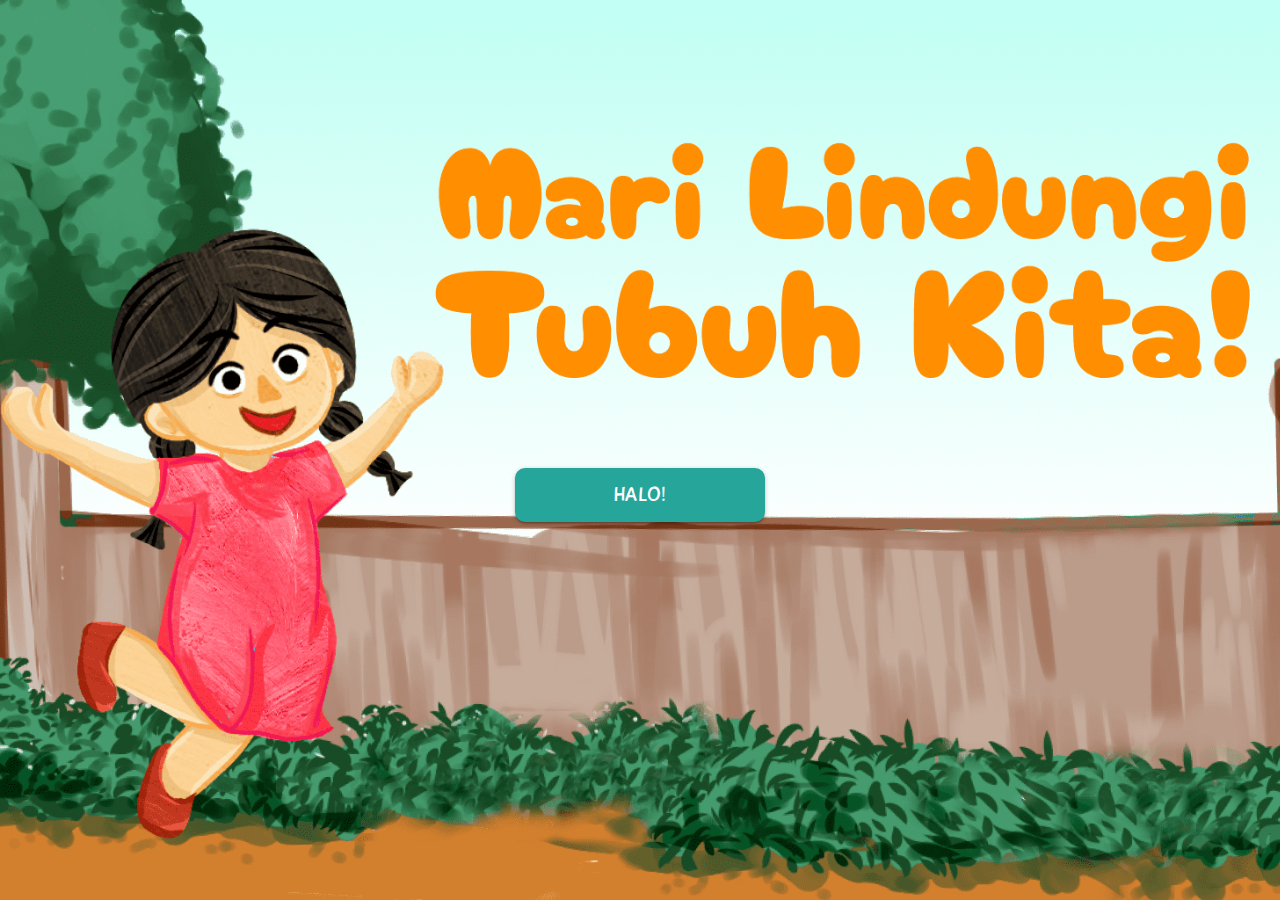
<file: index.html>
<!DOCTYPE html>
<html lang="en">
<head>
  <meta http-equiv="Content-Type" content="text/html; charset=UTF-8"/>
  <meta name="viewport" content="width=device-width, initial-scale=1, maximum-scale=1.0"/>
  <title>Mari Lindungi Tubuh Kita</title>

  <!-- CSS  -->
  <link href="https://fonts.googleapis.com/icon?family=Material+Icons" rel="stylesheet">
  <link href="css/materialize.css" type="text/css" rel="stylesheet" media="screen,projection"/>
    
    <style>
        
        @font-face {
  font-family: cuby;
  src: url(../CherryBomb-Regular.otf);
 }

 @font-face {
  font-family: plalytime;
  src: url(../playtime.ttf);
 }


 @font-face {
  font-family: playtimeObli;
  src: url(../PlaytimeOblique.ttf);
 }

 @font-face {
  font-family: todies;
  src: url(../PlaytimeWithHotToddies3D.ttf);
 }

        
        .mycontent {
          width: 100vw;
          max-width: 100%
        }
        .button {
          top: 55%;
          left: 50%;
          width: 250px;
            border-radius: 10px;
            
          font-size: 20px;
          transform: translate(-50%, -50%);
          position: absolute;
          padding: 0 .6em;
        }

        .topcontent {
          height: 100vh;
          max-width: 100%;
          background: url("img/cover-pc.png");
          background-size: cover;
        }

        /* irrelevant starts here CSS */

        body {
          max-width: 100%;
          padding: 0;
          margin: 0 auto;
          color: #999;
        }
        
        body::-webkit-scrollbar {
          width: 0;
          height: 0;
        }
        
        
        @media only screen and (min-width: 1024px) {
        /* For desktop: */
            .pc {
                display: block;
            }
            .mobile {
                display: none;
            }
            
            .topcontent {
          height: 100vh;
          max-width: 100%;
          background: url("img/cover-pc.png");
          background-size: cover;
        }
            
         }
        
        @media only screen and (max-width: 1023px) {
        /* For mobile: */
            .pc {
                display: none;
            }
            
            .mobile {
                display: block;
            }
            
            .topcontent {
              height: 100vh;
              max-width: 100%;
              background: url("img/cover-hp.png");
              background-size: cover;
            }
            
            h1 {
                top: 15%;
                left: 50%;
                font-family:cuby;
                  transform: translate(-50%, -50%);
                  position: absolute;
                color: #FF8E01;
            }
            
            .button {
              top: 45%;
              left: 50%;
              width: 250px;
              border-radius: 10px;
              font-size: 20px;
              transform: translate(-50%, -50%);
              position: absolute;
              padding: 0 .6em;
            }
            
         }
        
    </style>
</head>
<body>


     <div class="mycontent pc">
        <div class="topcontent">
          <a class="waves-effect waves-light btn-large button" style="font-family: plalytime;" href="dashboard.html">Halo!</a>
        </div>
     </div>
    
    <div class="mycontent mobile">
        <div class="topcontent">
          <center>
            <h1>Mari Lindungi <br> Tubuh Kita!</h1>
            <a class="waves-effect waves-light btn-large button" style="font-family: plalytime;" href="dashboard.html">Halo!</a>
            </center>      
            
        </div>
     </div>
        


  <!--  Scripts-->
  <script src="https://code.jquery.com/jquery-2.1.1.min.js"></script>
  <script src="js/materialize.js"></script>
  <script src="js/init.js"></script>

  </body>
</html>
</file>
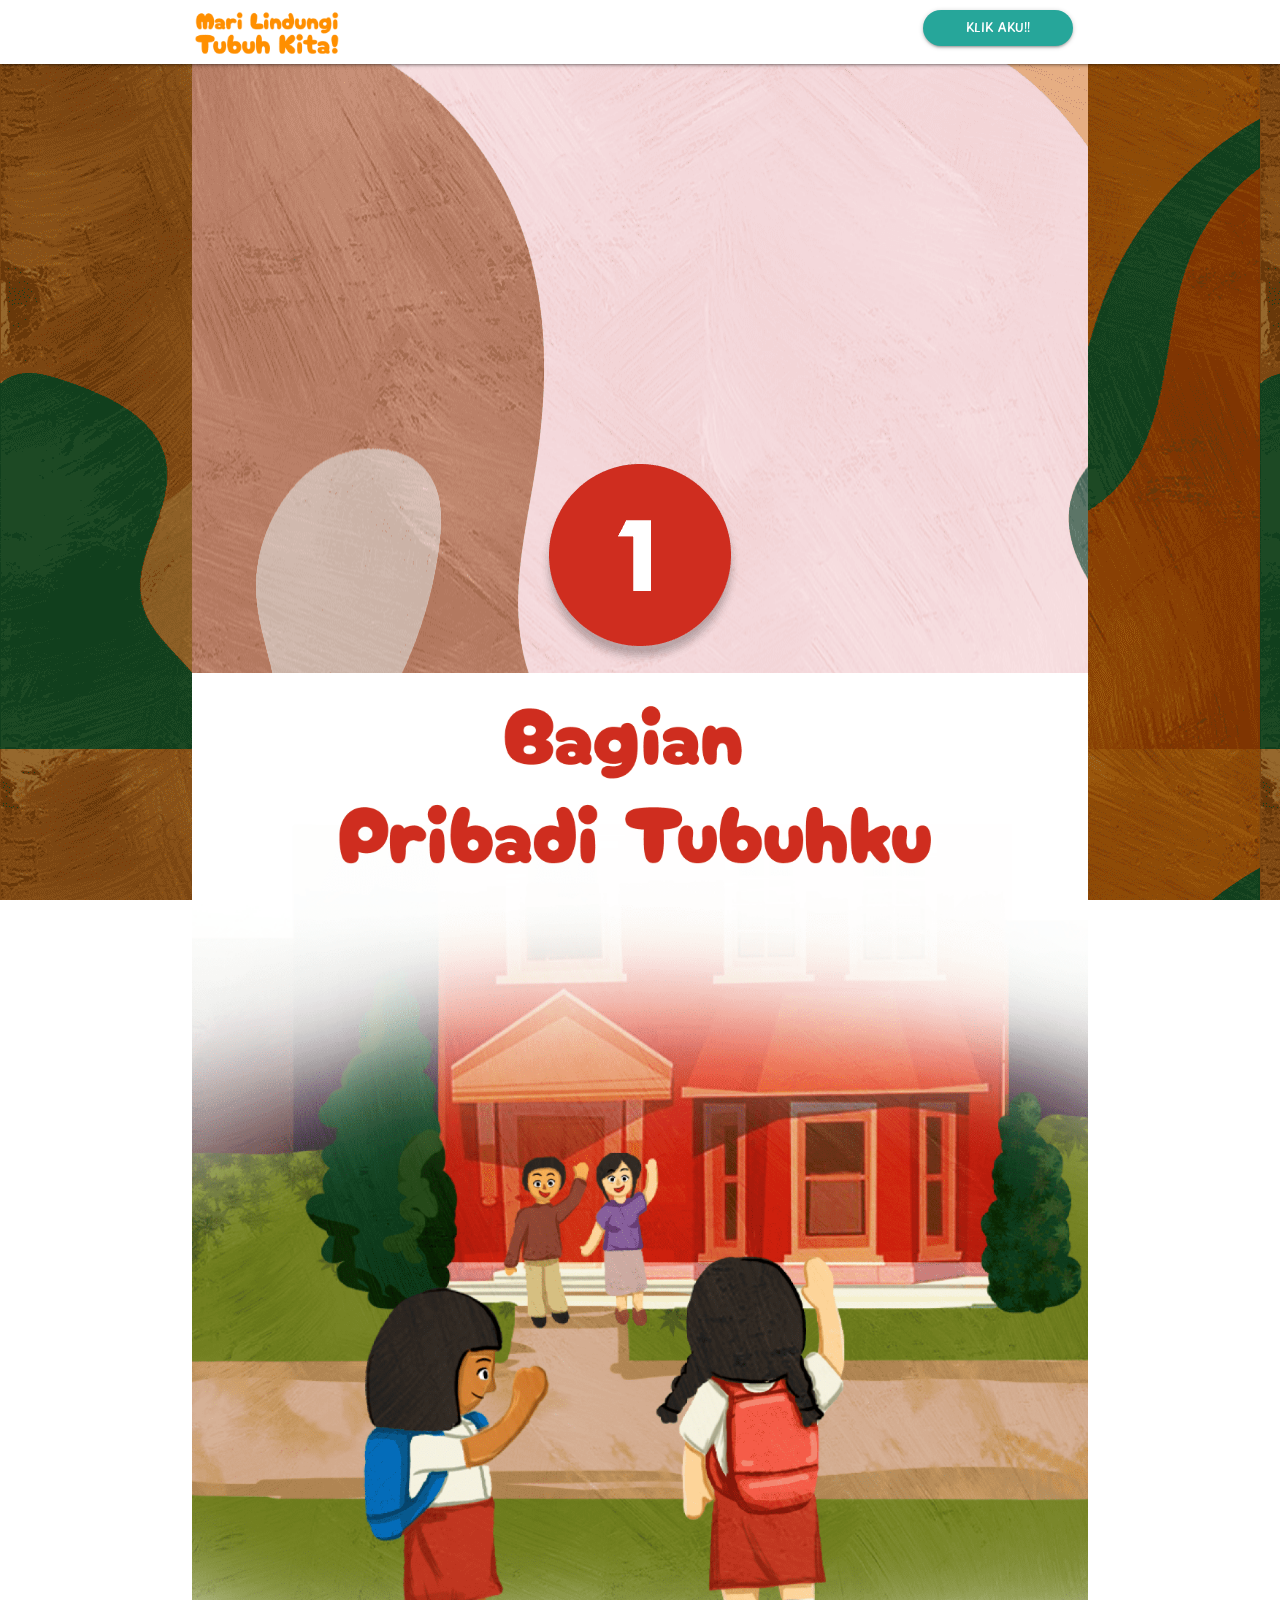
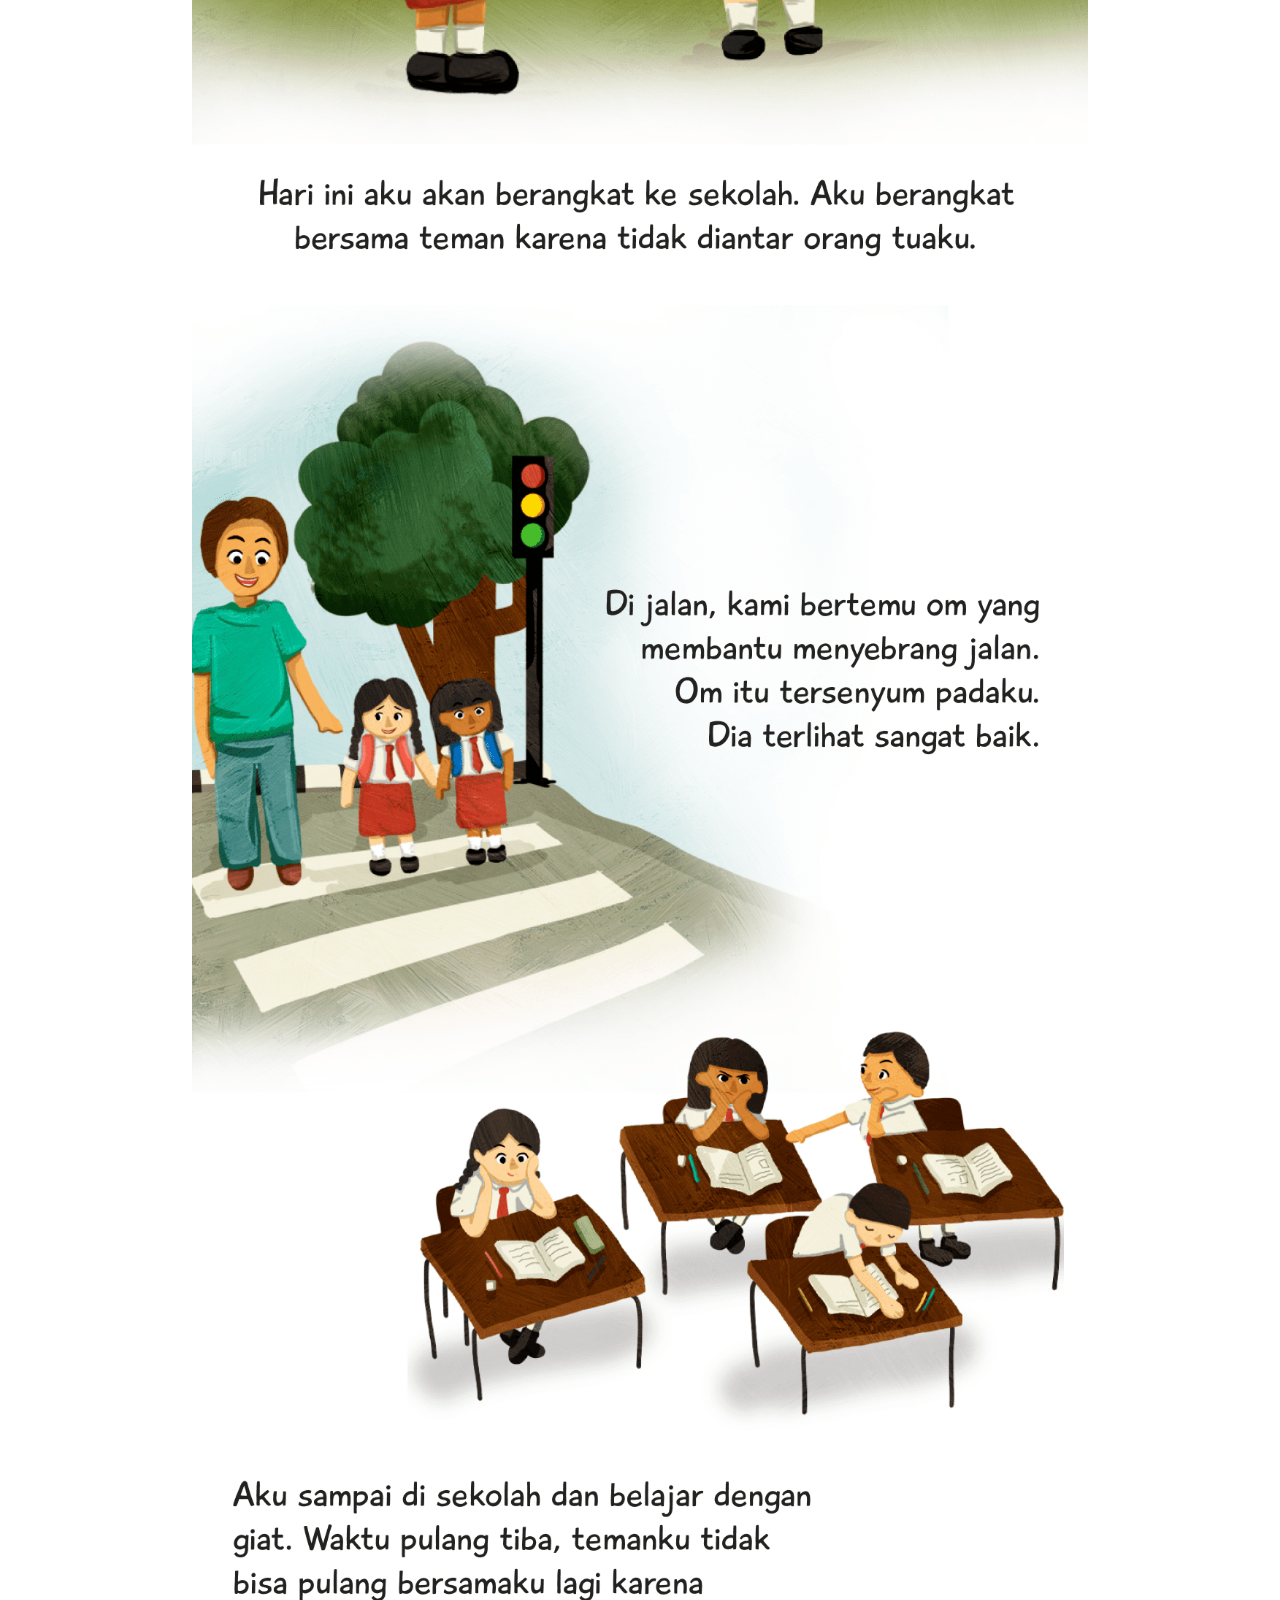
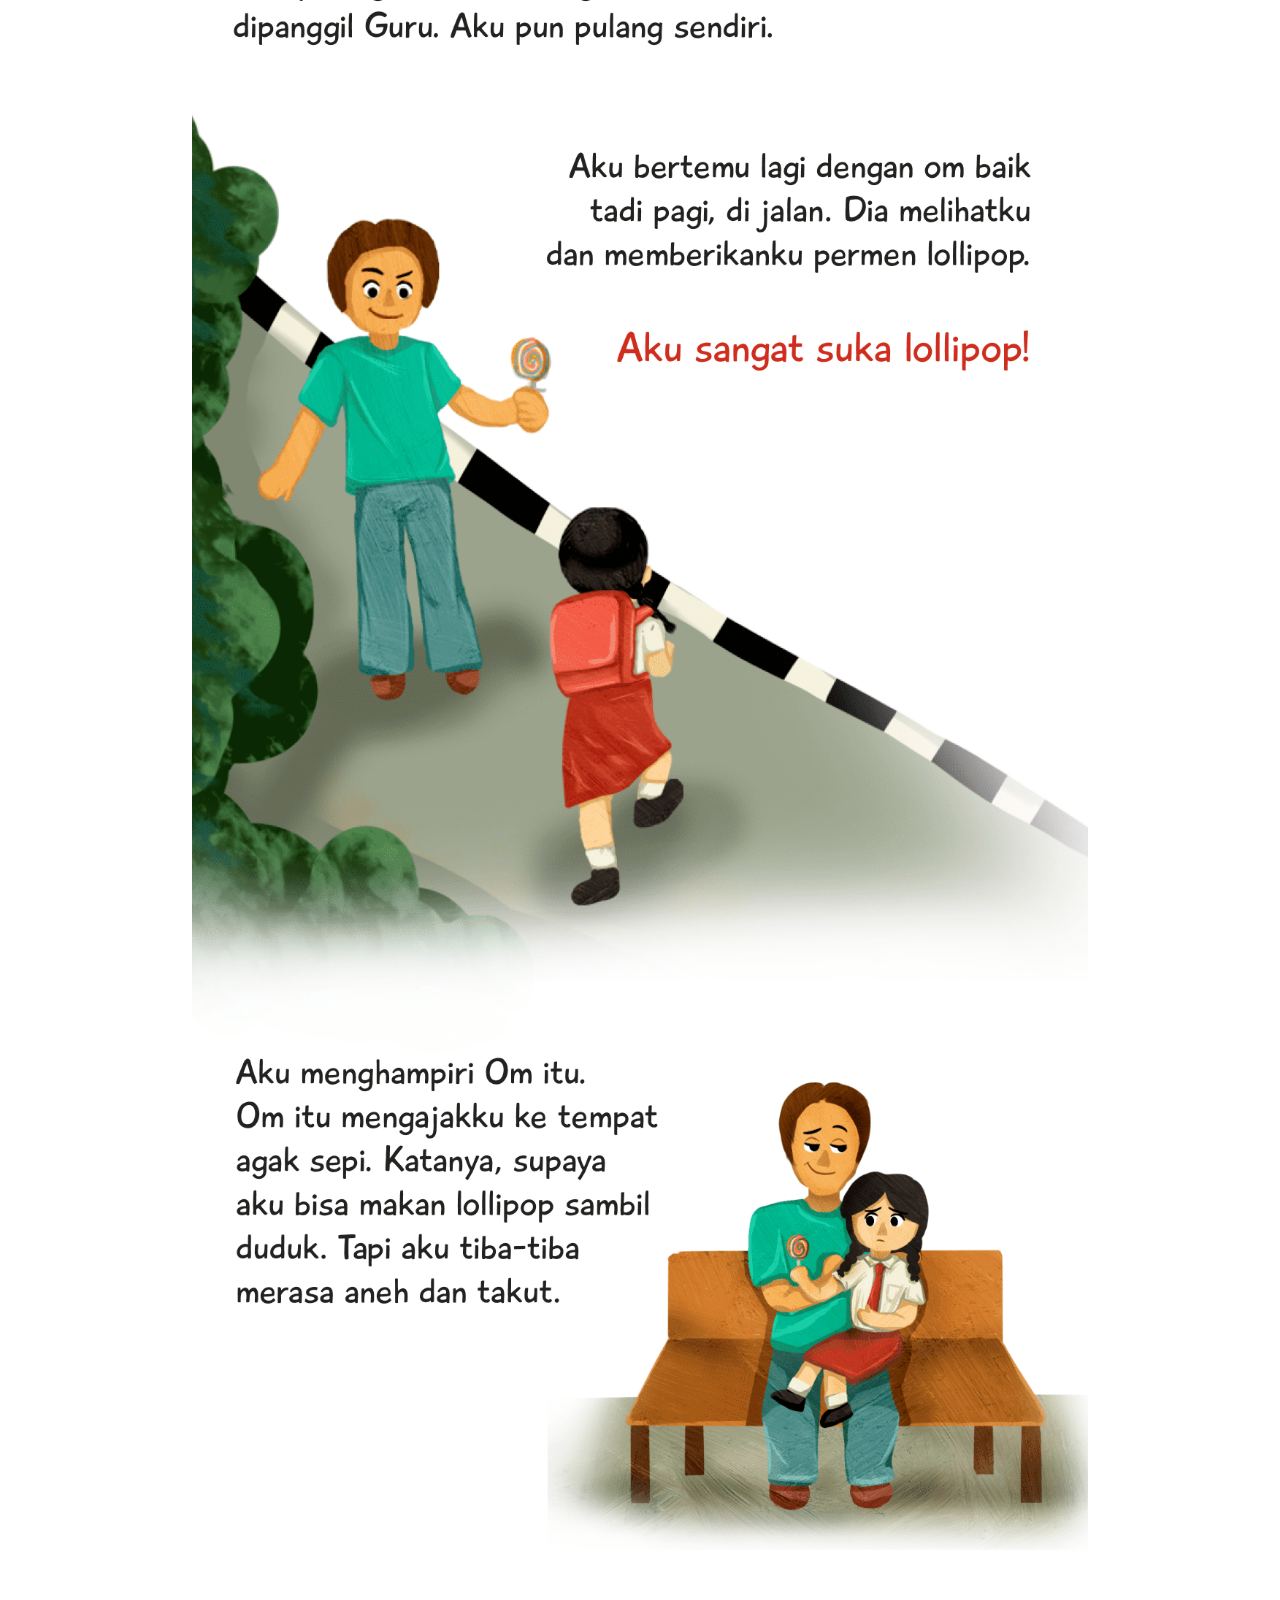
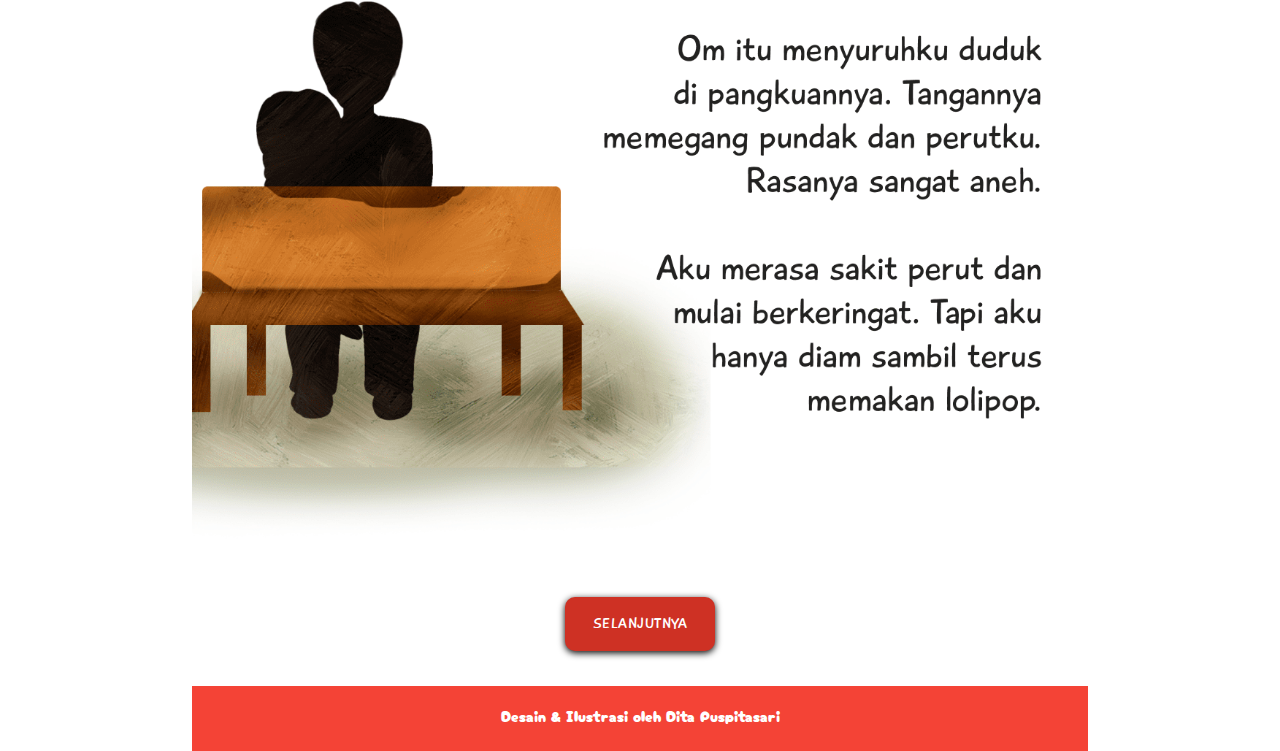
<file: cp1.html>
<!DOCTYPE html>
<html lang="en">
<head>
  <meta http-equiv="Content-Type" content="text/html; charset=UTF-8"/>
  <meta name="viewport" content="width=device-width, initial-scale=1, maximum-scale=1.0"/>
  <title>Mari Lindungi Tubuh Kita</title>

  <!-- CSS  -->
  <link href="https://fonts.googleapis.com/icon?family=Material+Icons" rel="stylesheet">
  <link href="css/materialize.css" type="text/css" rel="stylesheet" media="screen,projection"/>
  <link href="css/style.css" type="text/css" rel="stylesheet" media="screen,projection"/>
    
    <style>
        
        @media only screen and (min-width: 1023px) {
         .navbar-fixed img {
                width: 150px;
            } 
            
            nav .button {
              border-radius: 30px;
              width: 150px;
              font-family: plalytime;
                margin-top: -10px !important;
             }
        }
        
        @media only screen and (max-width: 1023px) {
            
            .navbar {
                height: 70px;
            }
            
            .navbar-fixed img {
                width: 150px;
            }
            
            .brand-logo {
                text-align: left !important;
            }
            
             nav .button {
              border-radius: 30px;
              width: 150px;
              font-family: plalytime;
                margin-top: 10px !important;
             }
            
        }
    </style>
</head>
<body>

  <div class="navbar-fixed">
    <nav class="white navbar" role="navigation">
      <div class="nav-wrapper container"><a id="logo-container" href="dashboard.html">
        <img src="img/logoo 1.png" alt="">
      </a>
        <ul class="right">
          <li><a class="waves-effect waves-light btn button" href="qna.html">Klik Aku!!</a></li>
        </ul>
      </div>
    </nav>
  </div>

  


  <!-- Body Section -->
<div class="container">
  <div class="section no-pad-bot awalan" id="index-banner">
    <div class="container">
      <center>
        <img src="img/Group 19.png" alt="">
      </center>
    </div>
  </div>

    <div class="section bagian-tubuh-kita">
      <center>
        <img src="img/cp1.png" alt="">
          <div class="row">
              <div class="col s12">
                <a class="waves-effect waves-light btn-large" style="background: #CE3124; font-family: plalytime; border-radius: 10px; box-shadow: 0px 2px 7px #000;" href="cp2.html">Selanjutnya</a>
              </div>
            </div>
      </center>
    </div>
<!-- 
    <div class="section">
      <div class="row">
        <div class="col s12 m4">
          <div class="icon-block">
            <h2 class="center light-blue-text"><i class="material-icons">flash_on</i></h2>
            <h5 class="center">Speeds up development</h5>

            <p class="light">We did most of the heavy lifting for you to provide a default stylings that incorporate our custom components. Additionally, we refined animations and transitions to provide a smoother experience for developers.</p>
          </div>
        </div>

        <div class="col s12 m4">
          <div class="icon-block">
            <h2 class="center light-blue-text"><i class="material-icons">group</i></h2>
            <h5 class="center">User Experience Focused</h5>

            <p class="light">By utilizing elements and principles of Material Design, we were able to create a framework that incorporates components and animations that provide more feedback to users. Additionally, a single underlying responsive system across all platforms allow for a more unified user experience.</p>
          </div>
        </div>

        <div class="col s12 m4">
          <div class="icon-block">
            <h2 class="center light-blue-text"><i class="material-icons">settings</i></h2>
            <h5 class="center">Easy to work with</h5>

            <p class="light">We have provided detailed documentation as well as specific code examples to help new users get started. We are also always open to feedback and can answer any questions a user may have about Materialize.</p>
          </div>
        </div>
      </div>

    </div> -->
  <footer class="page-footer red">
    <div class="container">
        <a href="ttg.html" style="font-family: cuby; color:#fff;">
      <center>
        Desain & Ilustrasi oleh Dita Puspitasari 
      </center>
      </a>
    </div>
    <br>
  </footer>
</div>


  <!--  Scripts-->
  <script src="https://code.jquery.com/jquery-2.1.1.min.js"></script>
  <script src="js/materialize.js"></script>
  <script src="js/init.js"></script>
  <script>
    document.addEventListener('DOMContentLoaded', function() {
    var elems = document.querySelectorAll('.materialboxed');
    var instances = M.Materialbox.init(elems, options);
  });

  // Or with jQuery

  $(document).ready(function(){
    $('.materialboxed').materialbox();
  });
        
  </script>

  </body>
</html>
</file>
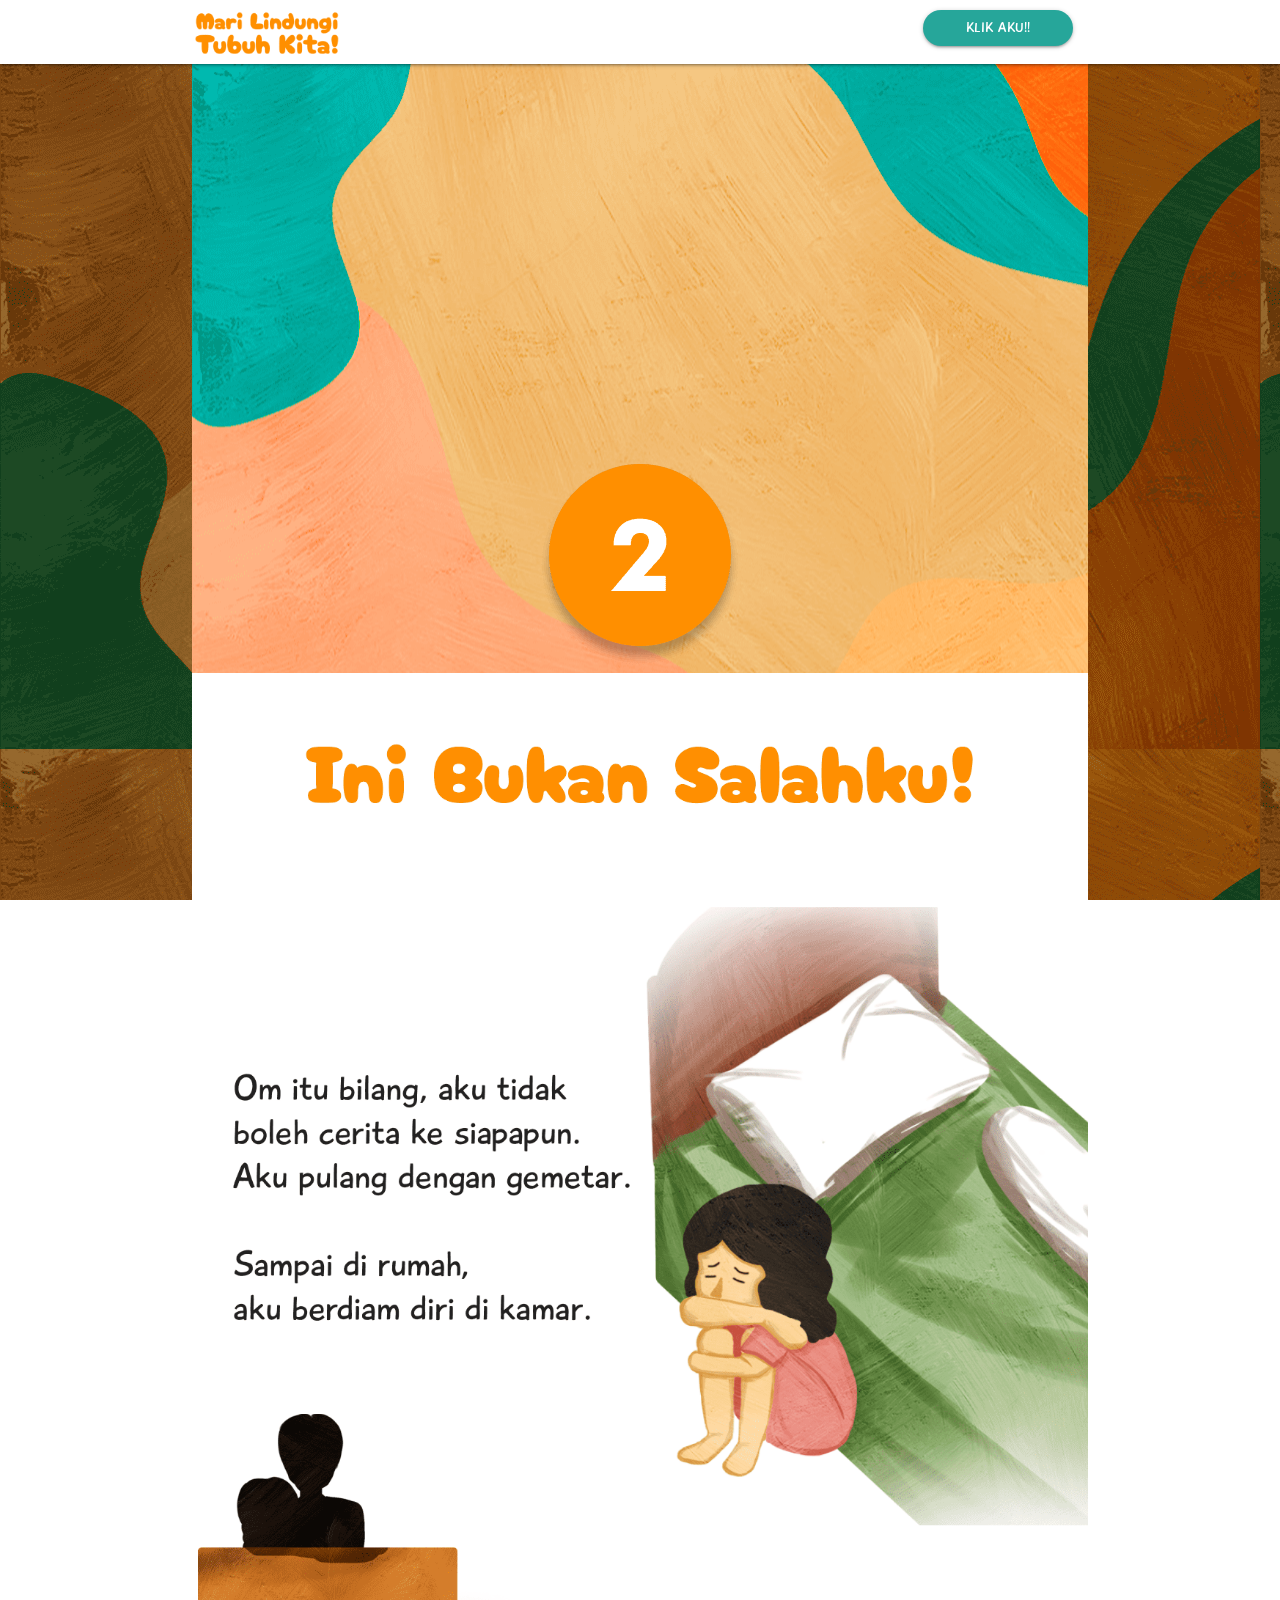
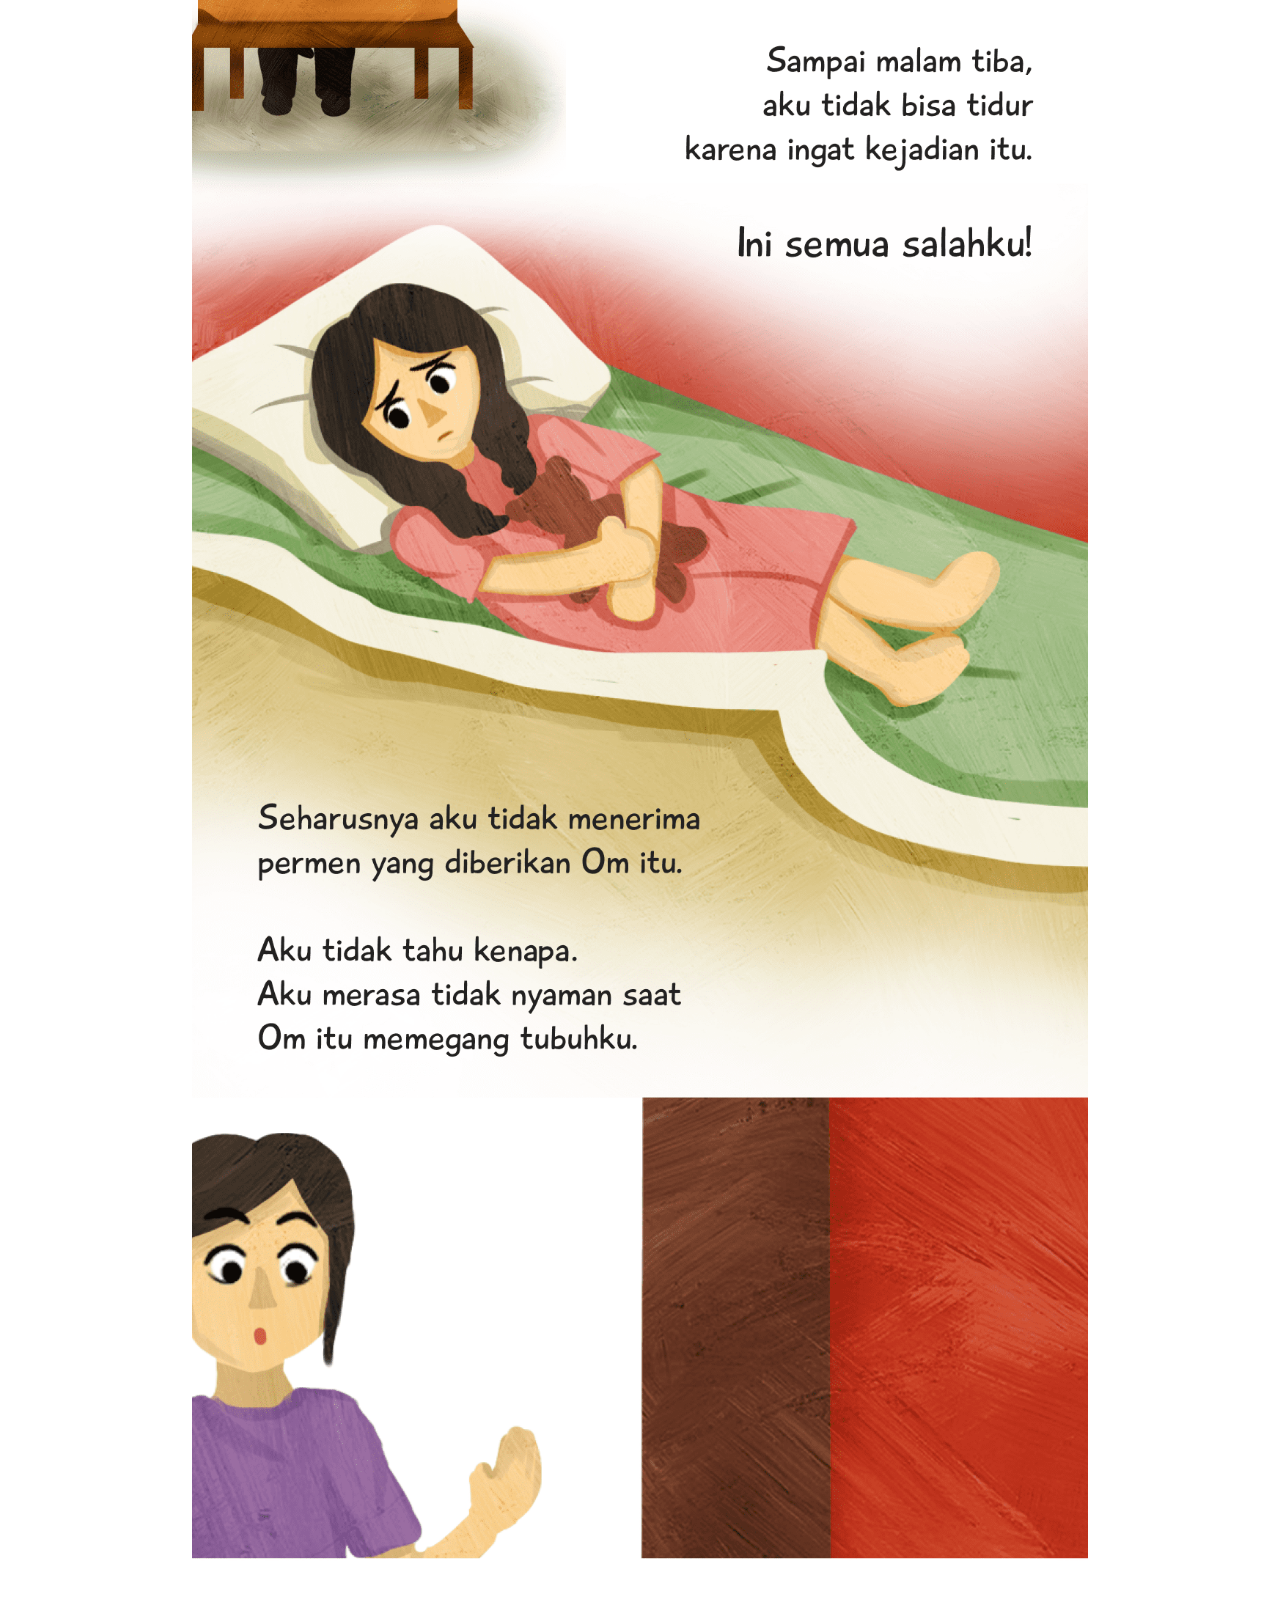
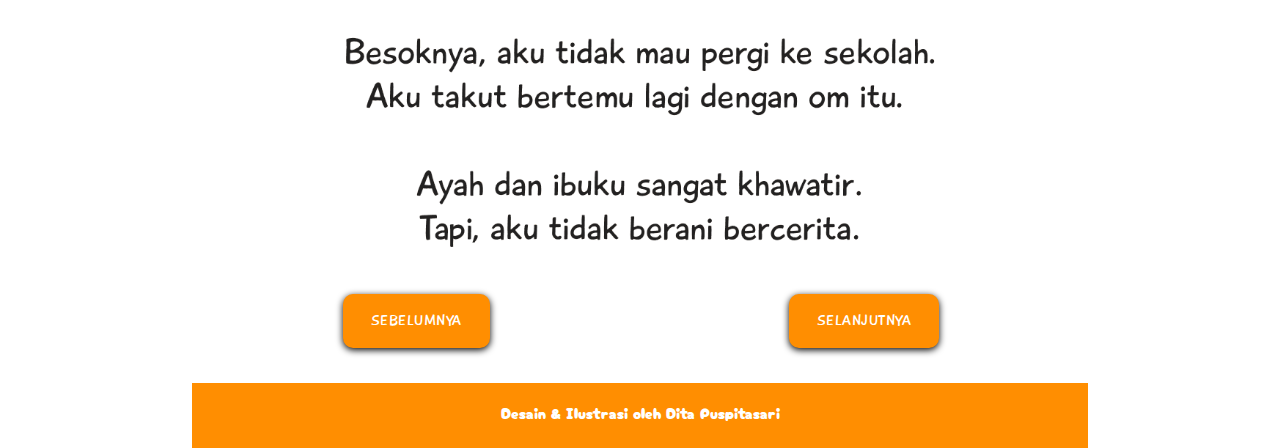
<file: cp2.html>
<!DOCTYPE html>
<html lang="en">
<head>
  <meta http-equiv="Content-Type" content="text/html; charset=UTF-8"/>
  <meta name="viewport" content="width=device-width, initial-scale=1, maximum-scale=1.0"/>
  <title>Mari Lindungi Tubuh Kita</title>

  <!-- CSS  -->
  <link href="https://fonts.googleapis.com/icon?family=Material+Icons" rel="stylesheet">
  <link href="css/materialize.css" type="text/css" rel="stylesheet" media="screen,projection"/>
  <link href="css/style.css" type="text/css" rel="stylesheet" media="screen,projection"/>
    
    <style>
        
        @media only screen and (min-width: 1023px) {
         .navbar-fixed img {
                width: 150px;
            } 
            
            nav .button {
              border-radius: 30px;
              width: 150px;
              font-family: plalytime;
                margin-top: -10px !important;
             }
        }
        
        @media only screen and (max-width: 1023px) {
            
            .navbar {
                height: 70px;
            }
            
            .navbar-fixed img {
                width: 150px;
            }
            
            .brand-logo {
                text-align: left !important;
            }
            
             nav .button {
              border-radius: 30px;
              width: 150px;
              font-family: plalytime;
                margin-top: 10px !important;
             }
            
        }
    </style>
</head>
<body>

  <div class="navbar-fixed">
    <nav class="white navbar" role="navigation">
      <div class="nav-wrapper container"><a id="logo-container" href="dashboard.html">
        <img src="img/logoo 1.png" alt="">
      </a>
        <ul class="right">
          <li><a class="waves-effect waves-light btn button" href="qna.html">Klik Aku!!</a></li>
        </ul>
      </div>
    </nav>
  </div>


  


  <!-- Body Section -->
<div class="container">
  <div class="section no-pad-bot awalan" style="background: url('img/Rectangle 25.png');" id="index-banner">
    <div class="container">
      <center>
        <img src="img/Group 20.png" alt="">
      </center>
    </div>
  </div>

    <div class="section bagian-tubuh-kita">
      <center>
            <img src="img/cp2.png" alt="">
            <div class="row">
              <div class="col s6">
                <a class="waves-effect waves-light btn-large" style="background: #FF8E01; font-family: plalytime; border-radius: 10px; box-shadow: 0px 2px 7px #000;" href="cp1.html">Sebelumnya</a>
              </div>
              <div class="col s6">
                <a class="waves-effect waves-light btn-large" style="background: #FF8E01; font-family: plalytime; border-radius: 10px; box-shadow: 0px 2px 7px #000;" href="cp3.html">Selanjutnya</a>
              </div>
            </div>
      </center>
    </div>
<!-- 
    <div class="section">
      <div class="row">
        <div class="col s12 m4">
          <div class="icon-block">
            <h2 class="center light-blue-text"><i class="material-icons">flash_on</i></h2>
            <h5 class="center">Speeds up development</h5>

            <p class="light">We did most of the heavy lifting for you to provide a default stylings that incorporate our custom components. Additionally, we refined animations and transitions to provide a smoother experience for developers.</p>
          </div>
        </div>

        <div class="col s12 m4">
          <div class="icon-block">
            <h2 class="center light-blue-text"><i class="material-icons">group</i></h2>
            <h5 class="center">User Experience Focused</h5>

            <p class="light">By utilizing elements and principles of Material Design, we were able to create a framework that incorporates components and animations that provide more feedback to users. Additionally, a single underlying responsive system across all platforms allow for a more unified user experience.</p>
          </div>
        </div>

        <div class="col s12 m4">
          <div class="icon-block">
            <h2 class="center light-blue-text"><i class="material-icons">settings</i></h2>
            <h5 class="center">Easy to work with</h5>

            <p class="light">We have provided detailed documentation as well as specific code examples to help new users get started. We are also always open to feedback and can answer any questions a user may have about Materialize.</p>
          </div>
        </div>
      </div>

    </div> -->
  <footer class="page-footer" style="background-color: #FF8E01;">
    <div class="container">
      <a href="ttg.html" style="font-family: cuby; color:#fff;">
      <center>
        Desain & Ilustrasi oleh Dita Puspitasari 
      </center>
      </a>
    </div>
    <br>
  </footer>
</div>


  <!--  Scripts-->
  <script src="https://code.jquery.com/jquery-2.1.1.min.js"></script>
  <script src="js/materialize.js"></script>
  <script src="js/init.js"></script>
  <script>
    document.addEventListener('DOMContentLoaded', function() {
    var elems = document.querySelectorAll('.materialboxed');
    var instances = M.Materialbox.init(elems, options);
  });

  // Or with jQuery

  $(document).ready(function(){
    $('.materialboxed').materialbox();
  });
        
  </script>

  </body>
</html>
</file>
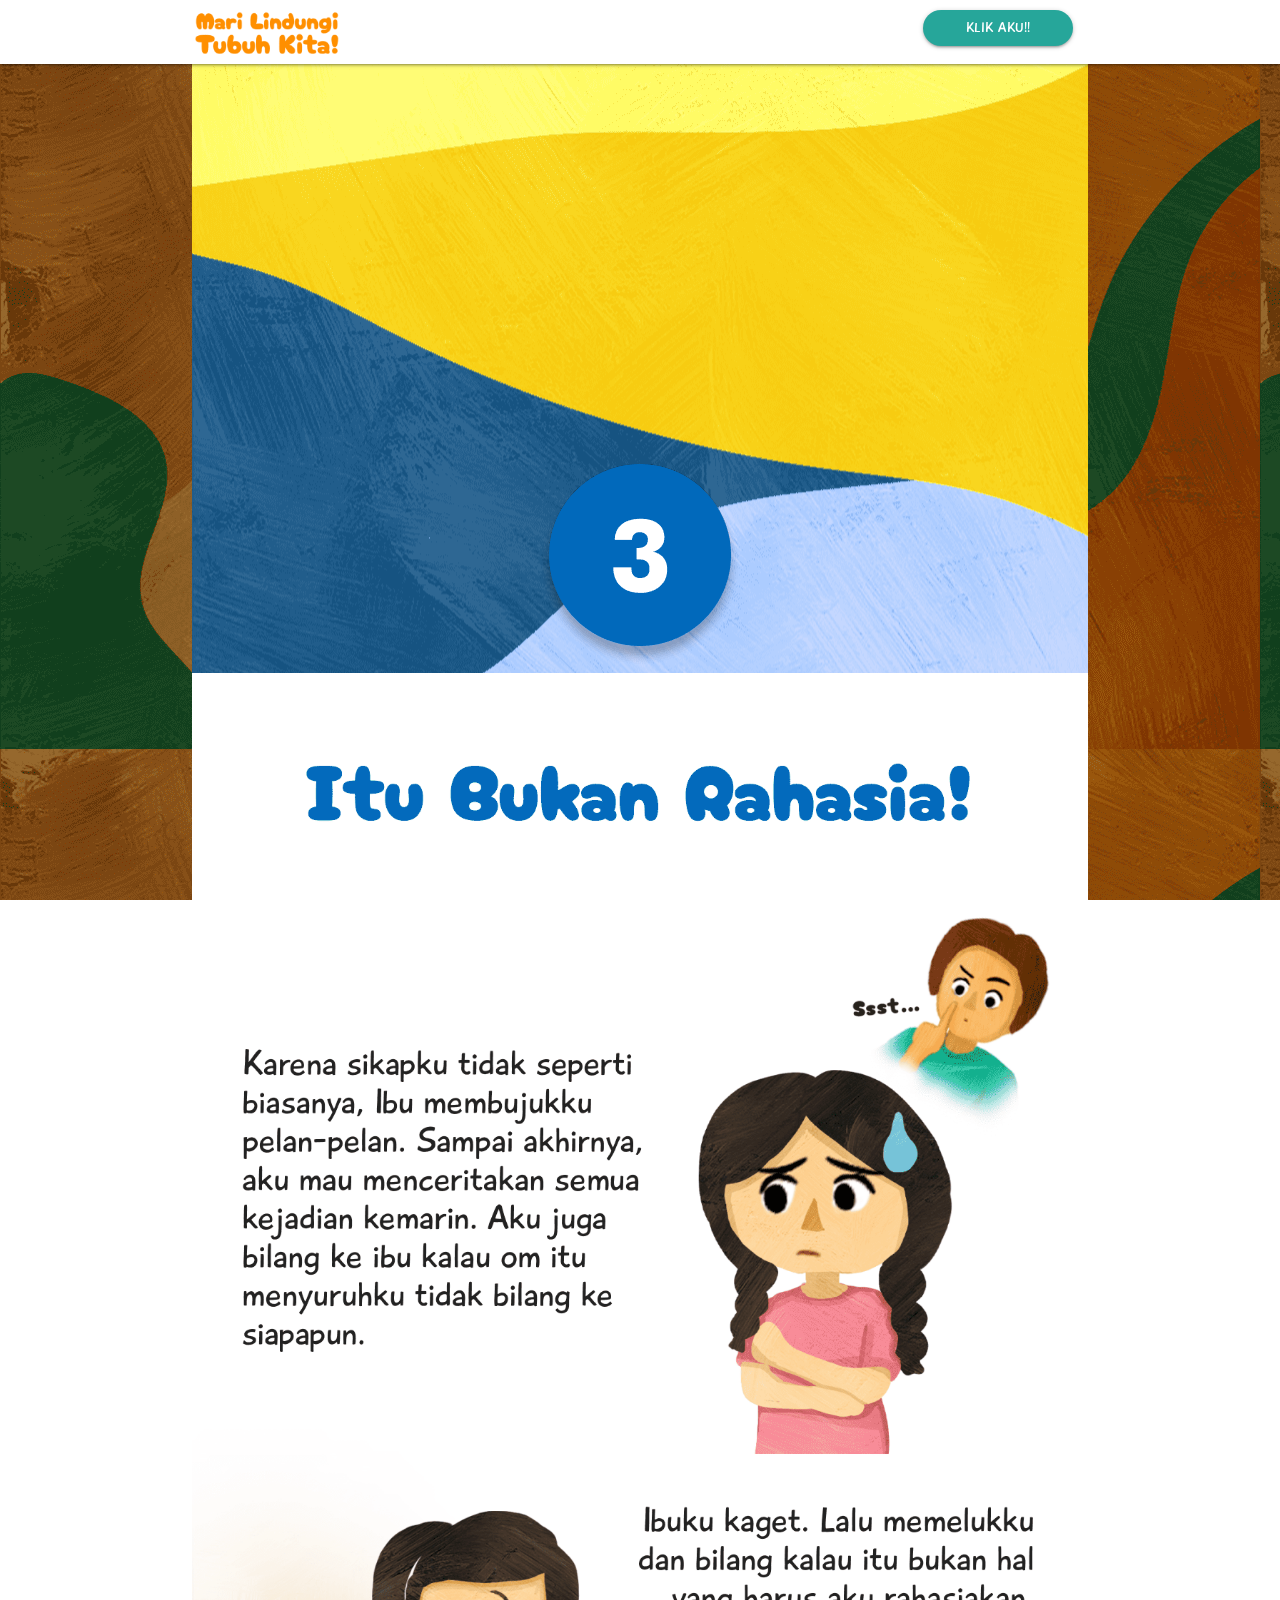
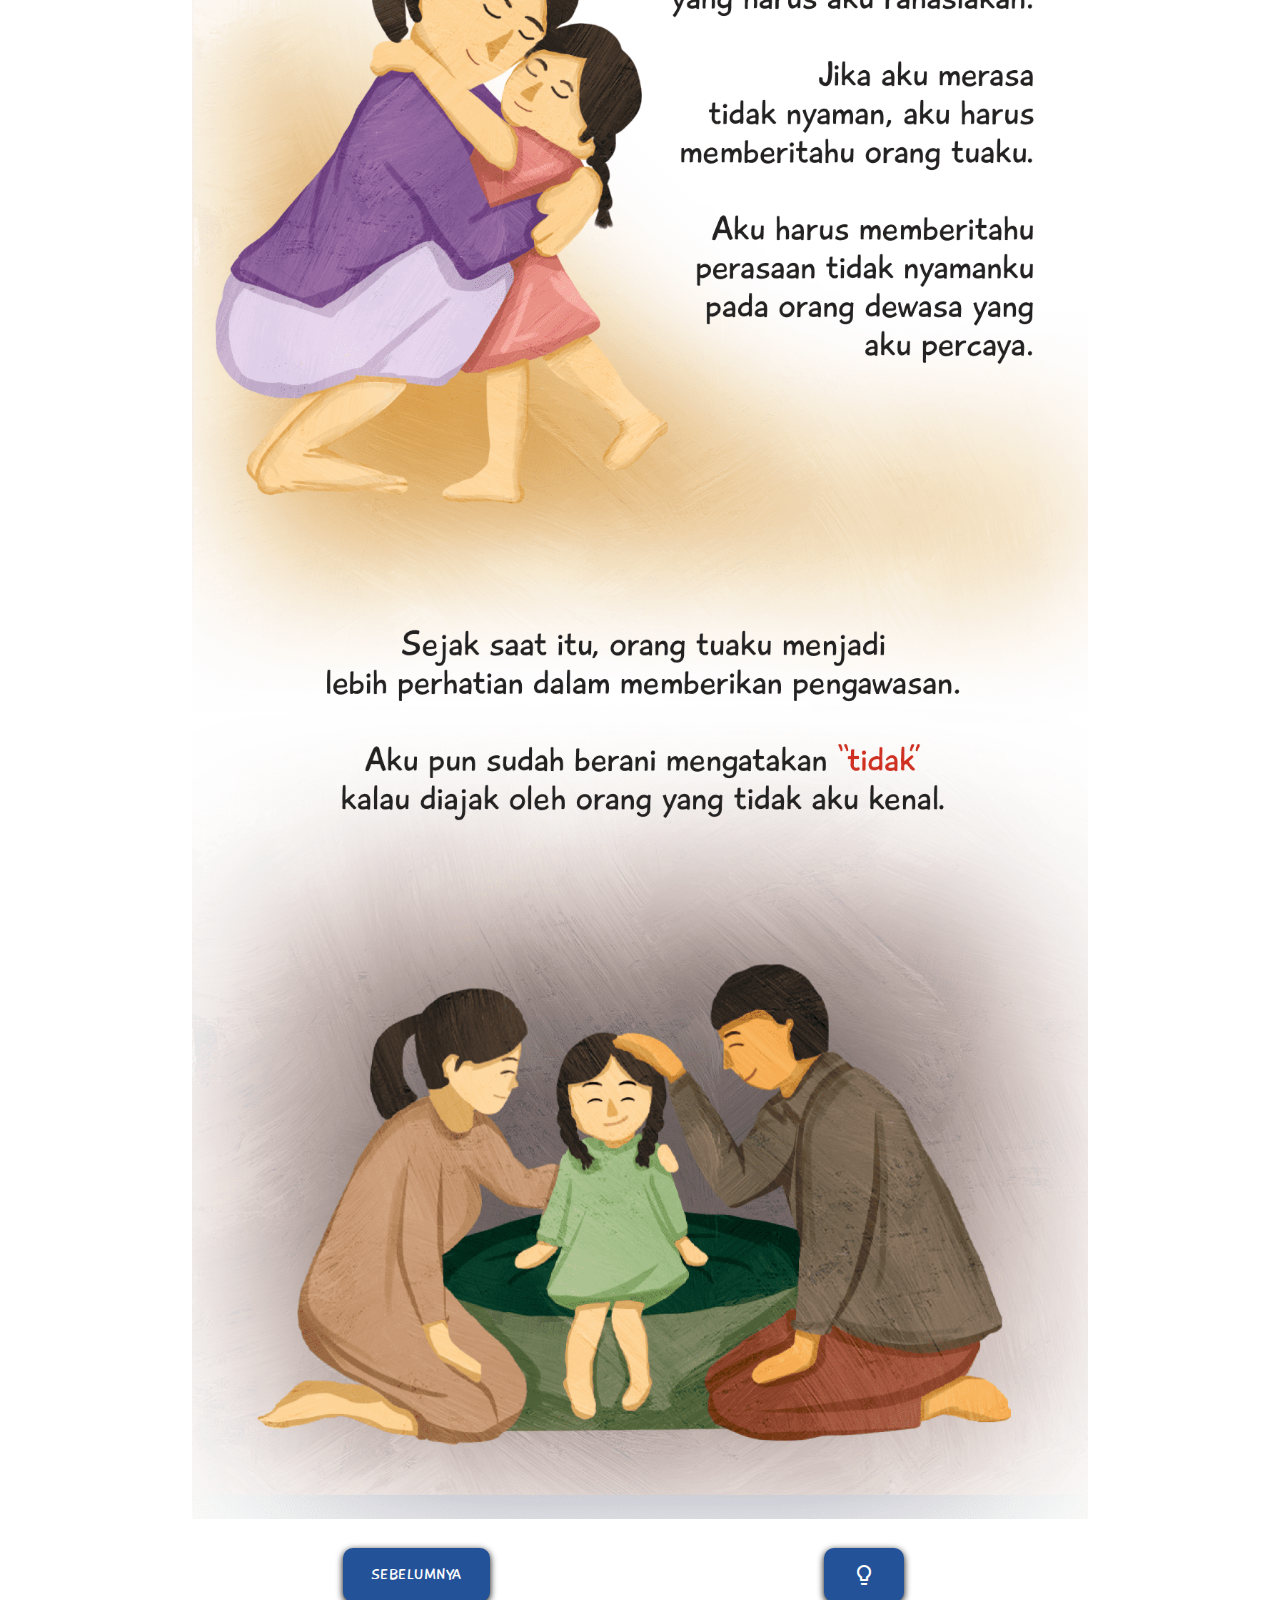
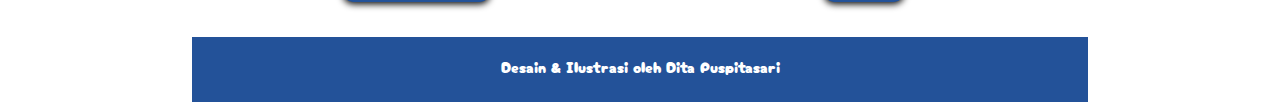
<file: cp3.html>
<!DOCTYPE html>
<html lang="en">
<head>
  <meta http-equiv="Content-Type" content="text/html; charset=UTF-8"/>
  <meta name="viewport" content="width=device-width, initial-scale=1, maximum-scale=1.0"/>
  <title>Mari Lindungi Tubuh Kita</title>

  <!-- CSS  -->
  <link href="https://fonts.googleapis.com/icon?family=Material+Icons" rel="stylesheet">
  <link href="css/materialize.css" type="text/css" rel="stylesheet" media="screen,projection"/>
  <link href="css/style.css" type="text/css" rel="stylesheet" media="screen,projection"/>
    <style>
        
        @media only screen and (min-width: 1023px) {
         .navbar-fixed img {
                width: 150px;
            } 
            
            nav .button {
              border-radius: 30px;
              width: 150px;
              font-family: plalytime;
                margin-top: -10px !important;
             }
        }
        
        @media only screen and (max-width: 1023px) {
            
            .navbar {
                height: 70px;
            }
            
            .navbar-fixed img {
                width: 150px;
            }
            
            .brand-logo {
                text-align: left !important;
            }
            
             nav .button {
              border-radius: 30px;
              width: 150px;
              font-family: plalytime;
                margin-top: 10px !important;
             }
            
        }
    </style>
</head>
<body>

  <div class="navbar-fixed">
    <nav class="white navbar" role="navigation">
      <div class="nav-wrapper container"><a id="logo-container" href="dashboard.html">
        <img src="img/logoo 1.png" alt="">
      </a>
        <ul class="right">
          <li><a class="waves-effect waves-light btn button" href="qna.html">Klik Aku!!</a></li>
        </ul>
      </div>
    </nav>
  </div>


  


  <!-- Body Section -->
<div class="container">
  <div class="section no-pad-bot awalan" style="background: url('img/Rectangle 26.png');" id="index-banner">
    <div class="container">
      <center>
        <img src="img/Group 21.png" alt="">
      </center>
    </div>
  </div>

    <div class="section bagian-tubuh-kita">
      <center>
            <img src="img/cp3.png" alt=""><br><br>
            <div class="row">
              <div class="col s6">
                <a class="waves-effect waves-light btn-large" style="background: #235299; font-family: plalytime; border-radius: 10px; box-shadow: 0px 2px 7px #000;" href="cp2.html">Sebelumnya</a>
              </div>
              <div class="col s6">
                <a class="waves-effect waves-light btn-large" style="background: #235299; font-family: plalytime; border-radius: 10px; box-shadow: 0px 2px 7px #000;" href="qna.html">
                      <i class="material-icons">lightbulb_outline</i>
                  </a>
              </div>
            </div>
      </center>
    </div>
<!-- 
    <div class="section">
      <div class="row">
        <div class="col s12 m4">
          <div class="icon-block">
            <h2 class="center light-blue-text"><i class="material-icons">flash_on</i></h2>
            <h5 class="center">Speeds up development</h5>

            <p class="light">We did most of the heavy lifting for you to provide a default stylings that incorporate our custom components. Additionally, we refined animations and transitions to provide a smoother experience for developers.</p>
          </div>
        </div>

        <div class="col s12 m4">
          <div class="icon-block">
            <h2 class="center light-blue-text"><i class="material-icons">group</i></h2>
            <h5 class="center">User Experience Focused</h5>

            <p class="light">By utilizing elements and principles of Material Design, we were able to create a framework that incorporates components and animations that provide more feedback to users. Additionally, a single underlying responsive system across all platforms allow for a more unified user experience.</p>
          </div>
        </div>

        <div class="col s12 m4">
          <div class="icon-block">
            <h2 class="center light-blue-text"><i class="material-icons">settings</i></h2>
            <h5 class="center">Easy to work with</h5>

            <p class="light">We have provided detailed documentation as well as specific code examples to help new users get started. We are also always open to feedback and can answer any questions a user may have about Materialize.</p>
          </div>
        </div>
      </div>

    </div> -->
  <footer class="page-footer" style="background-color: #235299;">
    <div class="container">
        <a href="ttg.html" style="font-family: cuby; color:#fff;">
      <center>
        Desain & Ilustrasi oleh Dita Puspitasari 
      </center>
      </a>
    </div>
    <br>
  </footer>
</div>


  <!--  Scripts-->
  <script src="https://code.jquery.com/jquery-2.1.1.min.js"></script>
  <script src="js/materialize.js"></script>
  <script src="js/init.js"></script>
  <script>
    document.addEventListener('DOMContentLoaded', function() {
    var elems = document.querySelectorAll('.materialboxed');
    var instances = M.Materialbox.init(elems, options);
  });

  // Or with jQuery

  $(document).ready(function(){
    $('.materialboxed').materialbox();
  });
        
  </script>

  </body>
</html>
</file>
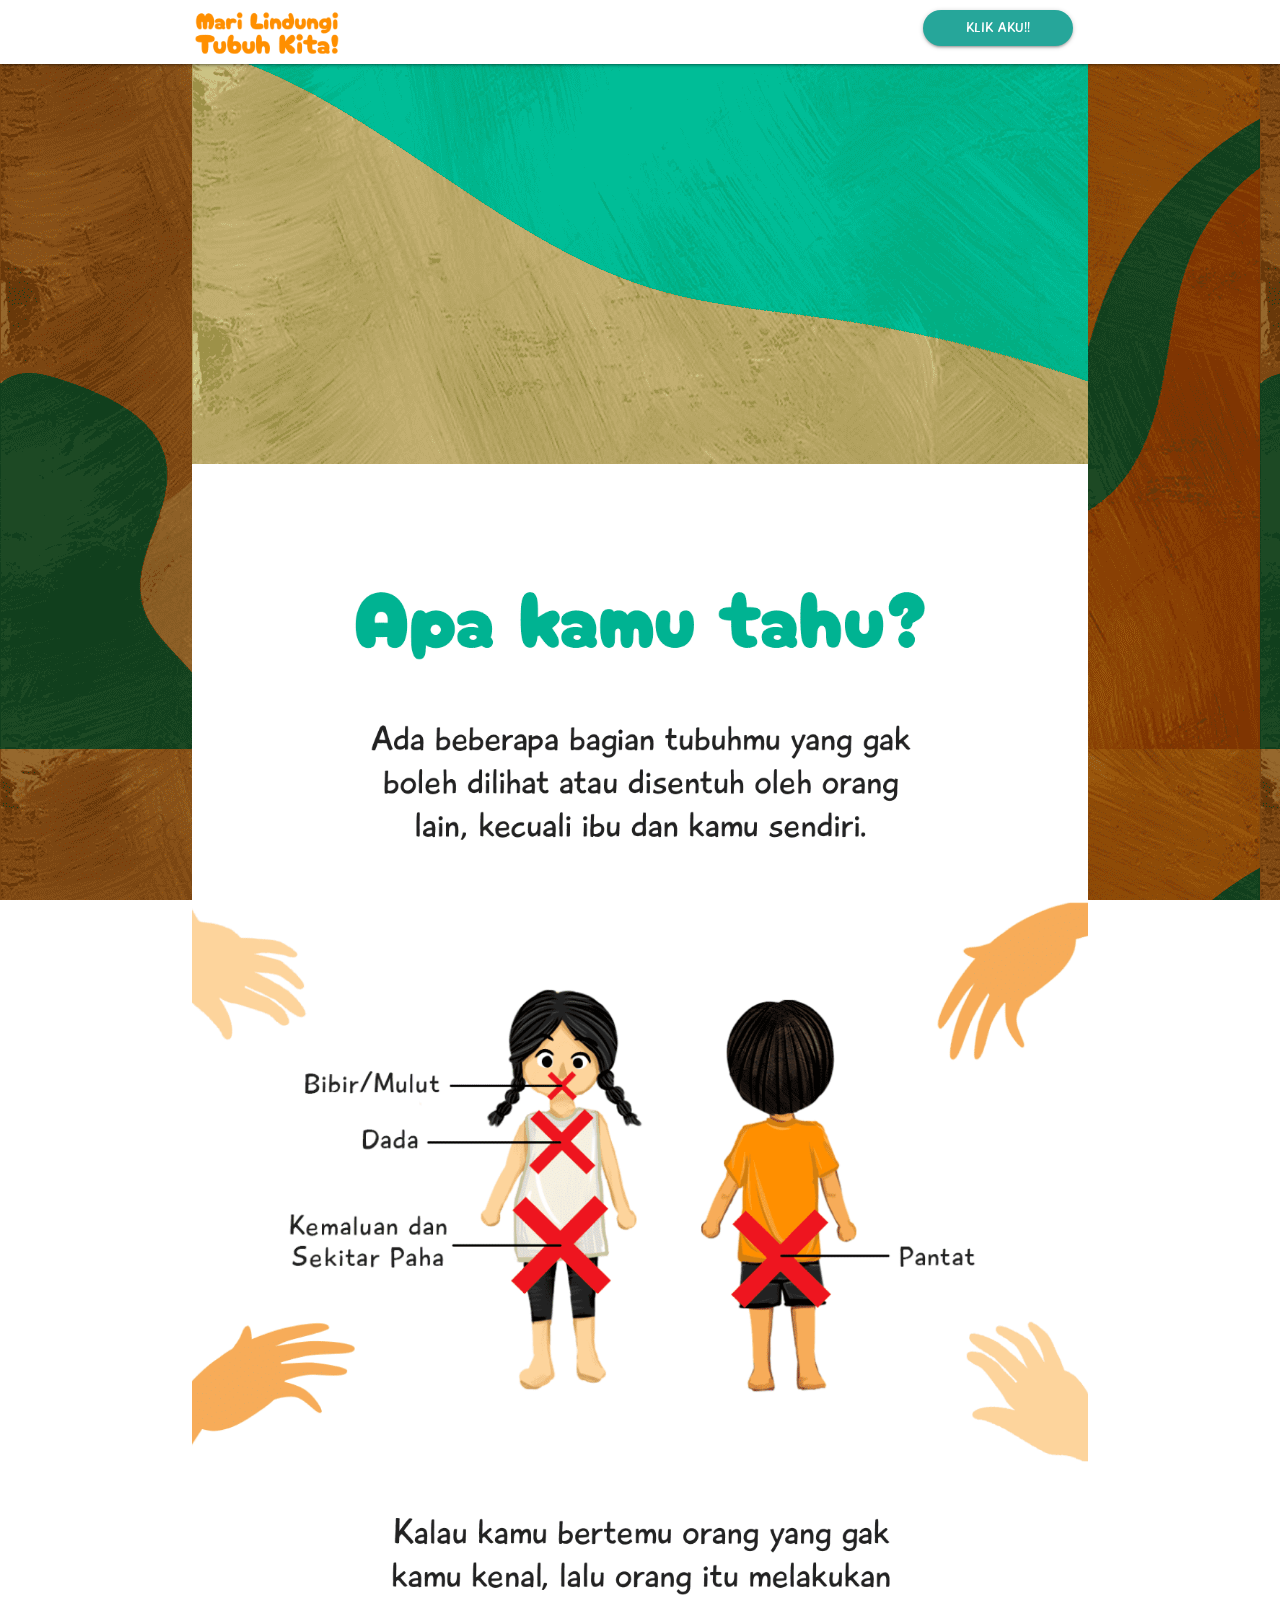
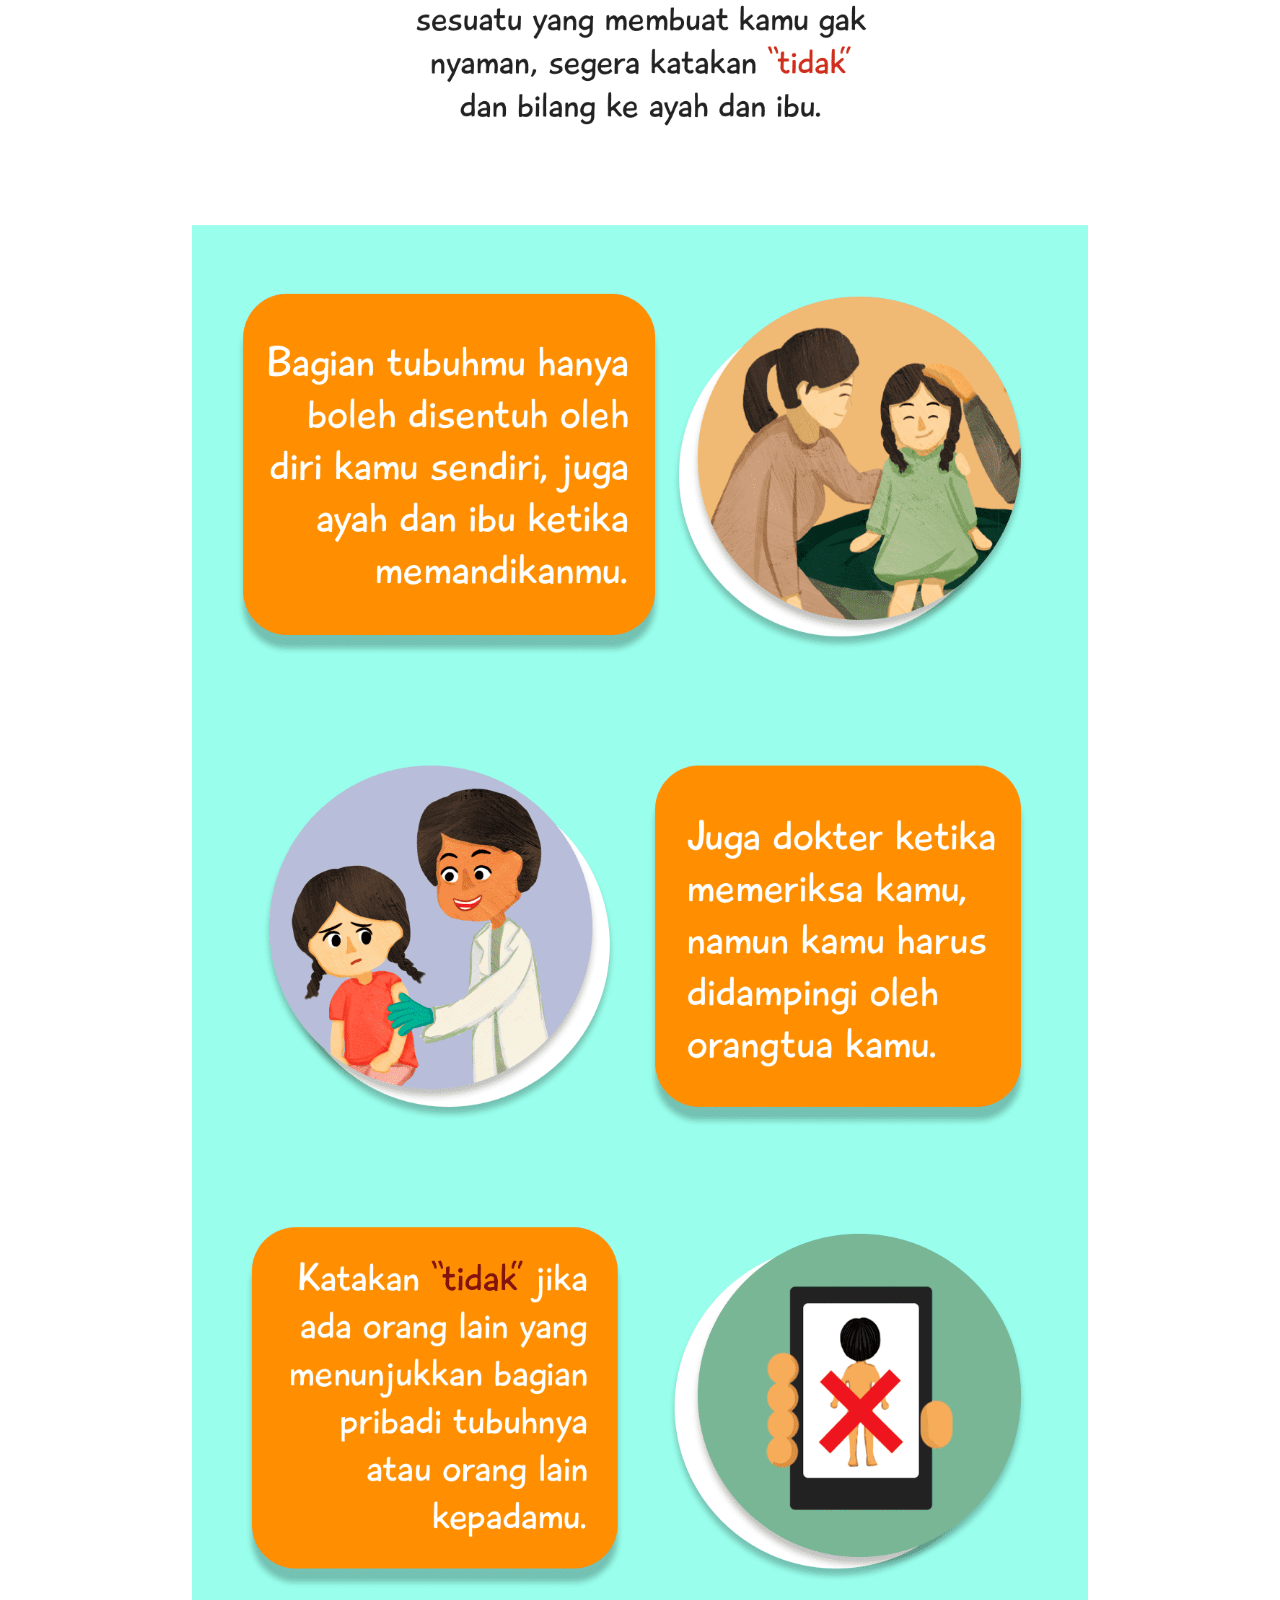
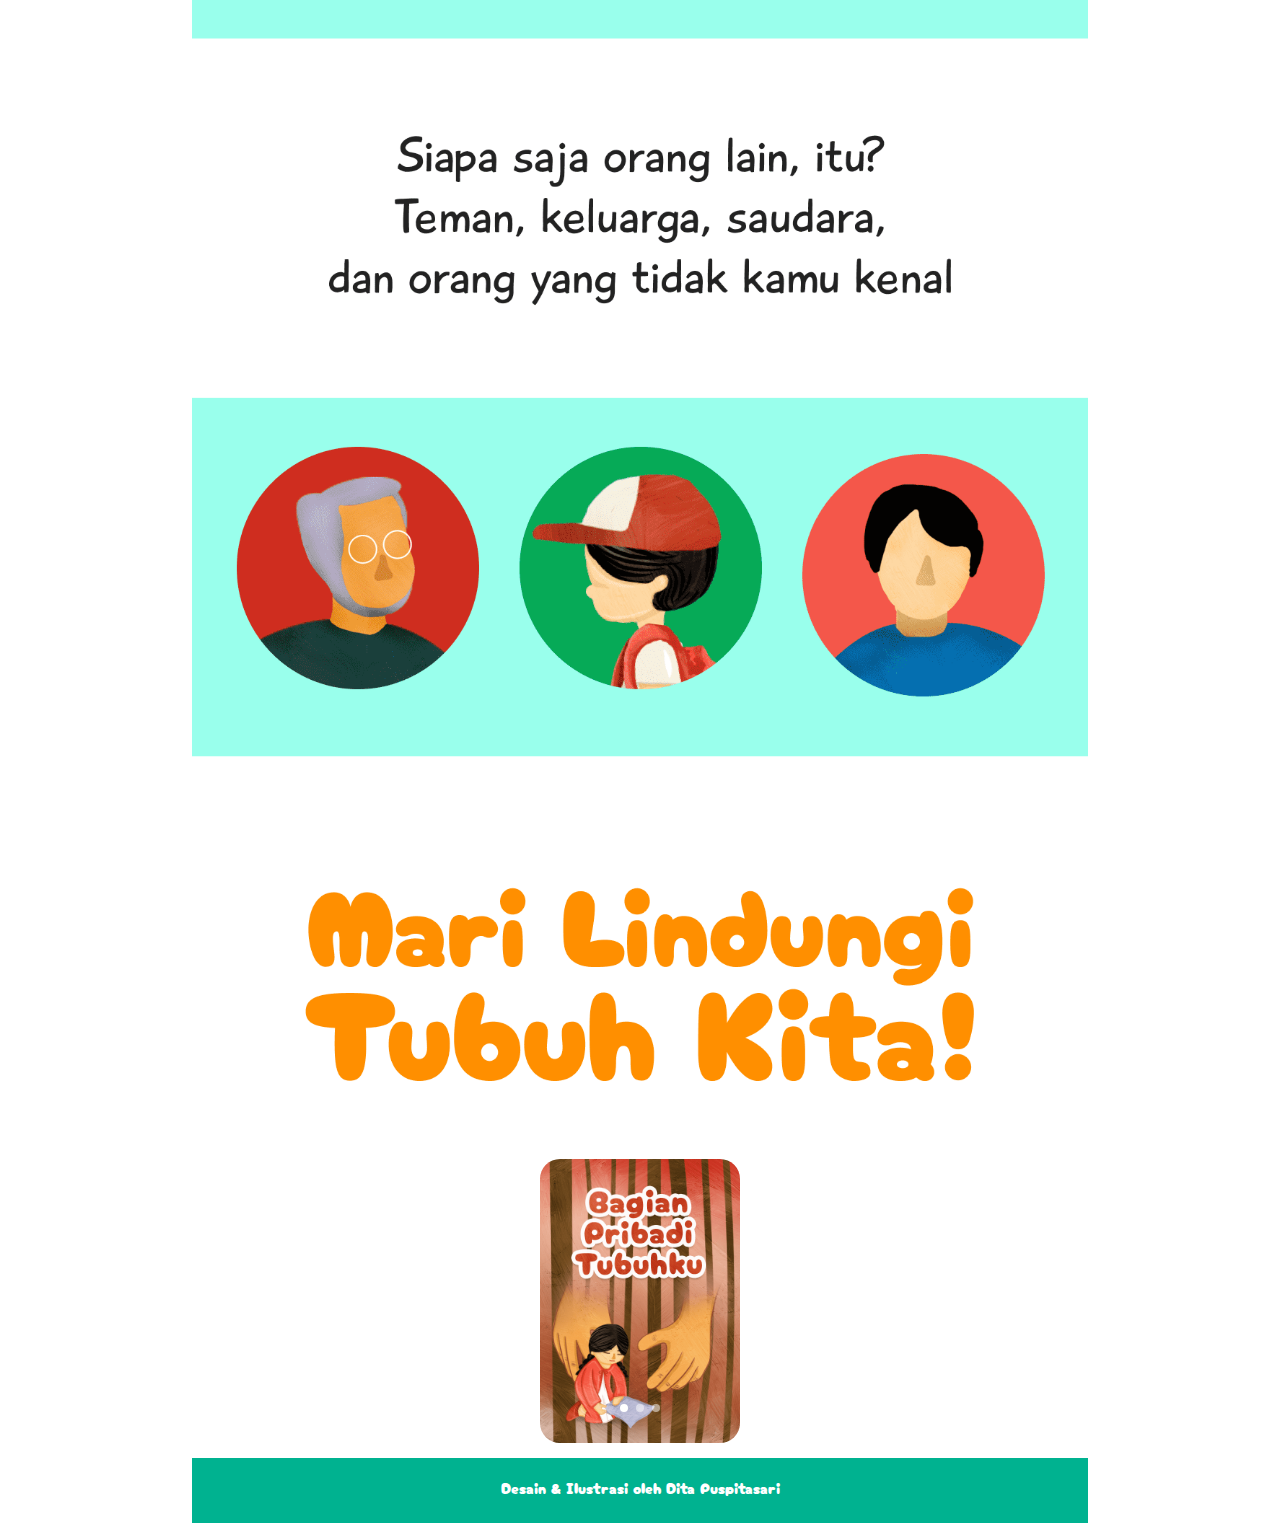
<file: dashboard.html>
<!DOCTYPE html>
<html lang="en">
<head>
  <meta http-equiv="Content-Type" content="text/html; charset=UTF-8"/>
  <meta name="viewport" content="width=device-width, initial-scale=1, maximum-scale=1.0"/>
  <title>Mari Lindungi Tubuh Kita</title>

  <!-- CSS  -->
  <link href="https://fonts.googleapis.com/icon?family=Material+Icons" rel="stylesheet">
  <link href="css/materialize.css" type="text/css" rel="stylesheet" media="screen,projection"/>
  <link href="css/style.css" type="text/css" rel="stylesheet" media="screen,projection"/>
    <style>
        
        @media only screen and (min-width: 1023px) {
         .navbar-fixed img {
                width: 150px;
            } 
            
            nav .button {
              border-radius: 30px;
              width: 150px;
              font-family: plalytime;
                margin-top: -10px !important;
             }
        }
        
        @media only screen and (max-width: 1023px) {
            
            .navbar {
                height: 70px;
            }
            
            .navbar-fixed img {
                width: 150px;
            }
            
            .brand-logo {
                text-align: left !important;
            }
            
             nav .button {
              border-radius: 30px;
              width: 150px;
              font-family: plalytime;
                margin-top: 10px !important;
             }
            
        }
    </style>
</head>
<body>

  <div class="navbar-fixed">
    <nav class="white navbar" role="navigation">
      <div class="nav-wrapper container"><a id="logo-container" href="dashboard.html">
        <img src="img/logoo 1.png" alt="">
      </a>
        <ul class="right">
          <li><a class="waves-effect waves-light btn button" href="qna.html">Klik Aku!!</a></li>
        </ul>
      </div>
    </nav>
  </div>


  


  <!-- Body Section -->
<div class="container">
  <div class="section no-pad-bot awalan" style="background: url('img/Rectangle 27.png');" id="index-banner">
  </div>

    <div class="section bagian-tubuh-kita">
      <center>
            <img src="img/Dashboard.png" alt=""><br><br>
      </center>
     
          <div class="carousel carousel-slider center" style="height: 400px !important;">
            <div class="carousel-item white-text" href="#one!">
                <a href="cp1.html">
                    <img src="img/COVER 1.png" style="width: 200px; border-radius: 20px;">
                </a>
            </div>
            <div class="carousel-item white-text" href="#two!">
                <a href="cp2.html">
              <img src="img/A4%20-%202.png" style="width: 200px; border-radius: 20px;">
                </a>
            </div>
            <div class="carousel-item white-text" href="#three!">
                <a href="cp3.html">
              <img src="img/A4%20-%203.png" style="width: 200px; border-radius: 20px;">
                </a>
            </div>
          </div>
    </div>
<!-- 
    <div class="section">
      <div class="row">
        <div class="col s12 m4">
          <div class="icon-block">
            <h2 class="center light-blue-text"><i class="material-icons">flash_on</i></h2>
            <h5 class="center">Speeds up development</h5>

            <p class="light">We did most of the heavy lifting for you to provide a default stylings that incorporate our custom components. Additionally, we refined animations and transitions to provide a smoother experience for developers.</p>
          </div>
        </div>

        <div class="col s12 m4">
          <div class="icon-block">
            <h2 class="center light-blue-text"><i class="material-icons">group</i></h2>
            <h5 class="center">User Experience Focused</h5>

            <p class="light">By utilizing elements and principles of Material Design, we were able to create a framework that incorporates components and animations that provide more feedback to users. Additionally, a single underlying responsive system across all platforms allow for a more unified user experience.</p>
          </div>
        </div>

        <div class="col s12 m4">
          <div class="icon-block">
            <h2 class="center light-blue-text"><i class="material-icons">settings</i></h2>
            <h5 class="center">Easy to work with</h5>

            <p class="light">We have provided detailed documentation as well as specific code examples to help new users get started. We are also always open to feedback and can answer any questions a user may have about Materialize.</p>
          </div>
        </div>
      </div>

    </div> -->
  <footer class="page-footer" style="background-color: #00B290;">
    <div class="container">
        <a href="ttg.html" style="font-family: cuby; color:#fff;">
      <center>
        Desain & Ilustrasi oleh Dita Puspitasari 
      </center>
      </a>
    </div>
    <br>
  </footer>
</div>


  <!--  Scripts-->
  <script src="https://code.jquery.com/jquery-2.1.1.min.js"></script>
  <script src="js/materialize.js"></script>
  <script src="js/init.js"></script>
  <script>
    document.addEventListener('DOMContentLoaded', function() {
    var elems = document.querySelectorAll('.materialboxed');
    var instances = M.Materialbox.init(elems, options);
  });

  // Or with jQuery

  $(document).ready(function(){
    $('.materialboxed').materialbox();
  });
      
      var instance = M.Carousel.init({
    fullWidth: true,
    indicators: true
  });

  // Or with jQuery

  $('.carousel.carousel-slider').carousel({
    fullWidth: true,
    indicators: true
  });
        
  </script>

  </body>
</html>
</file>
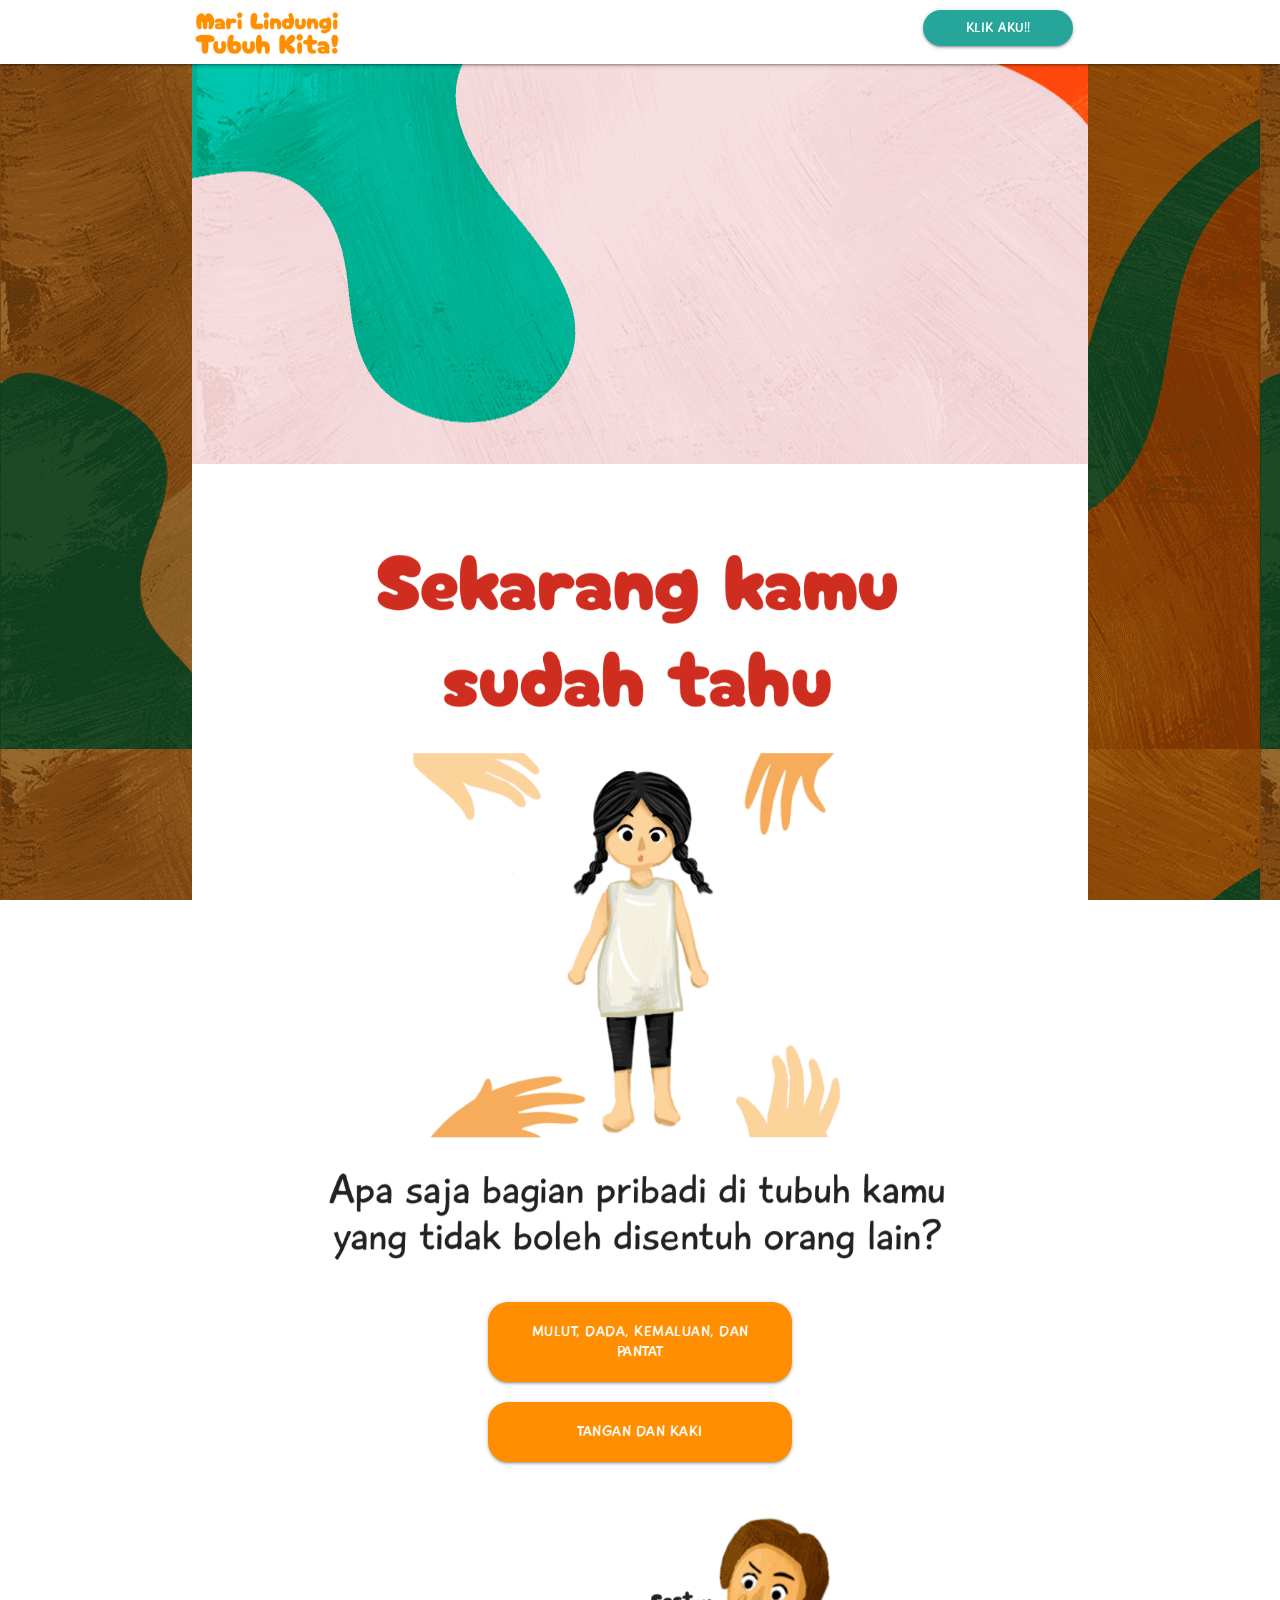
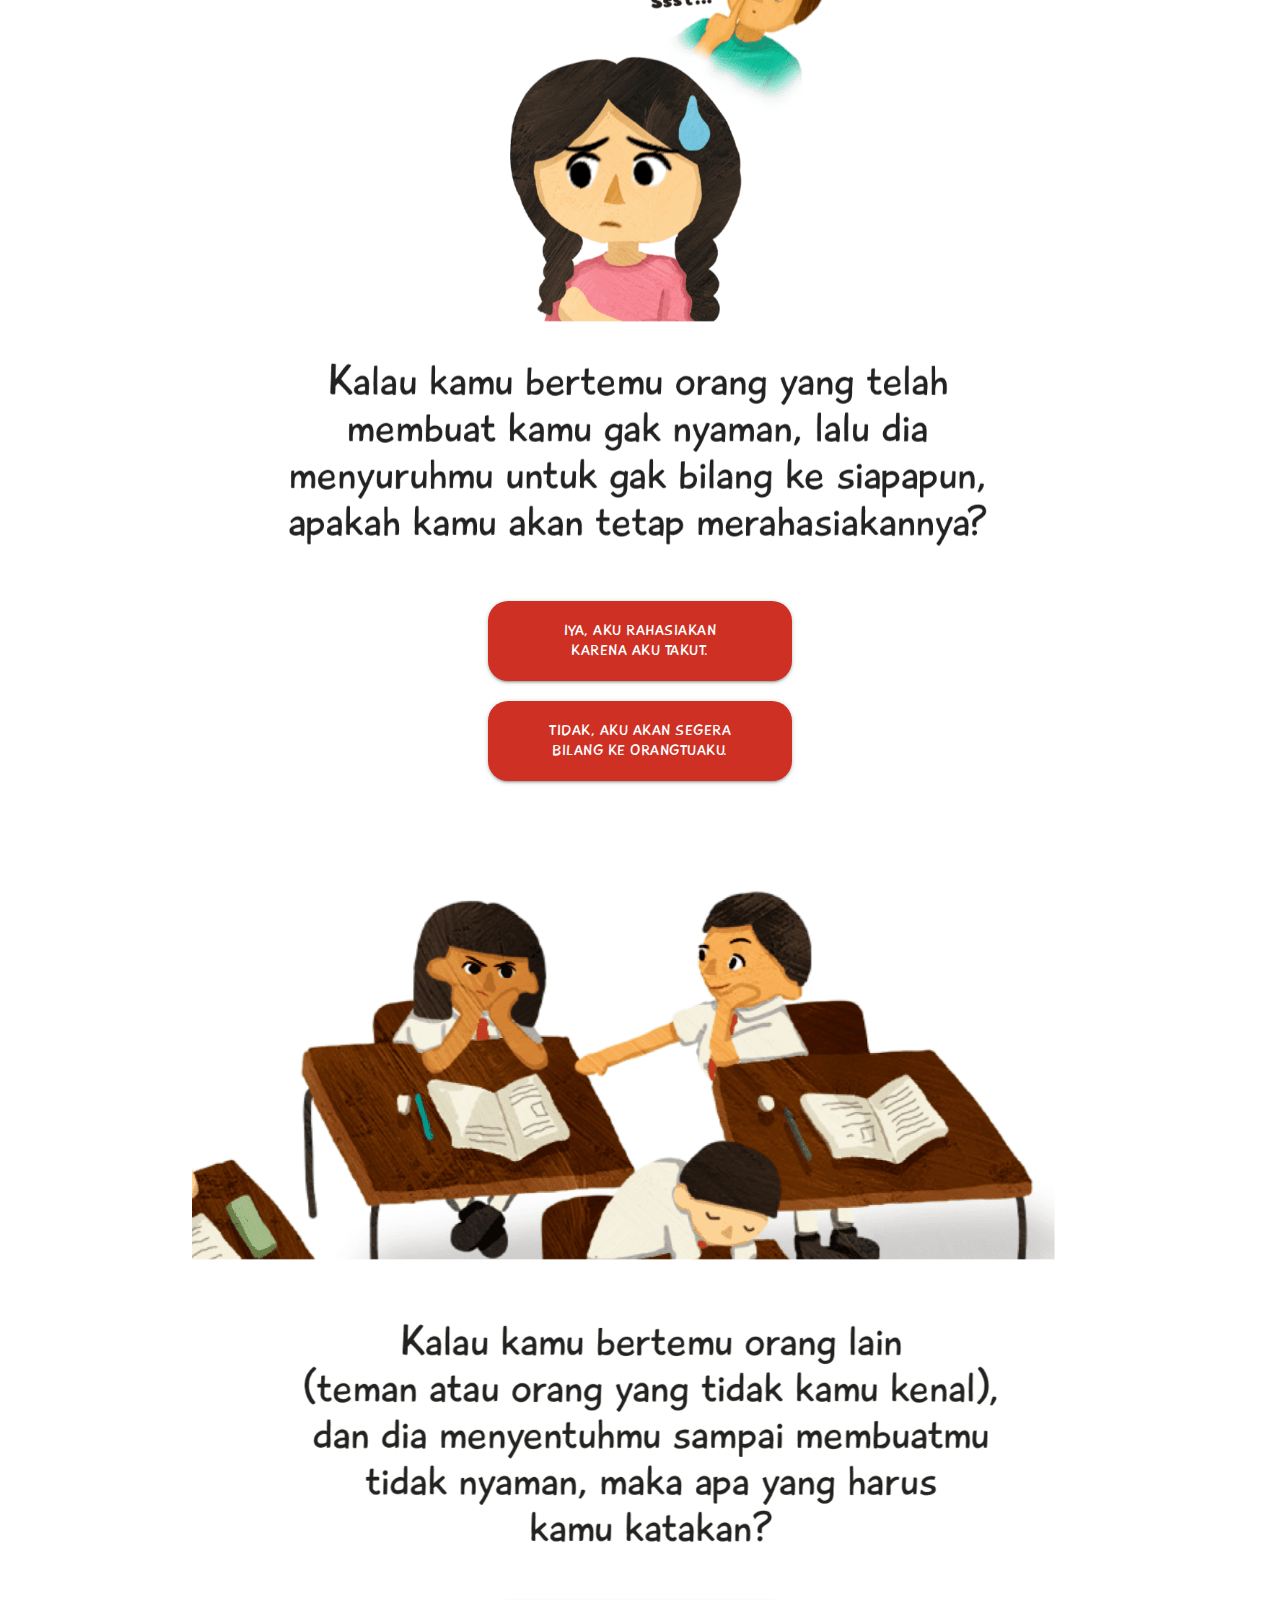
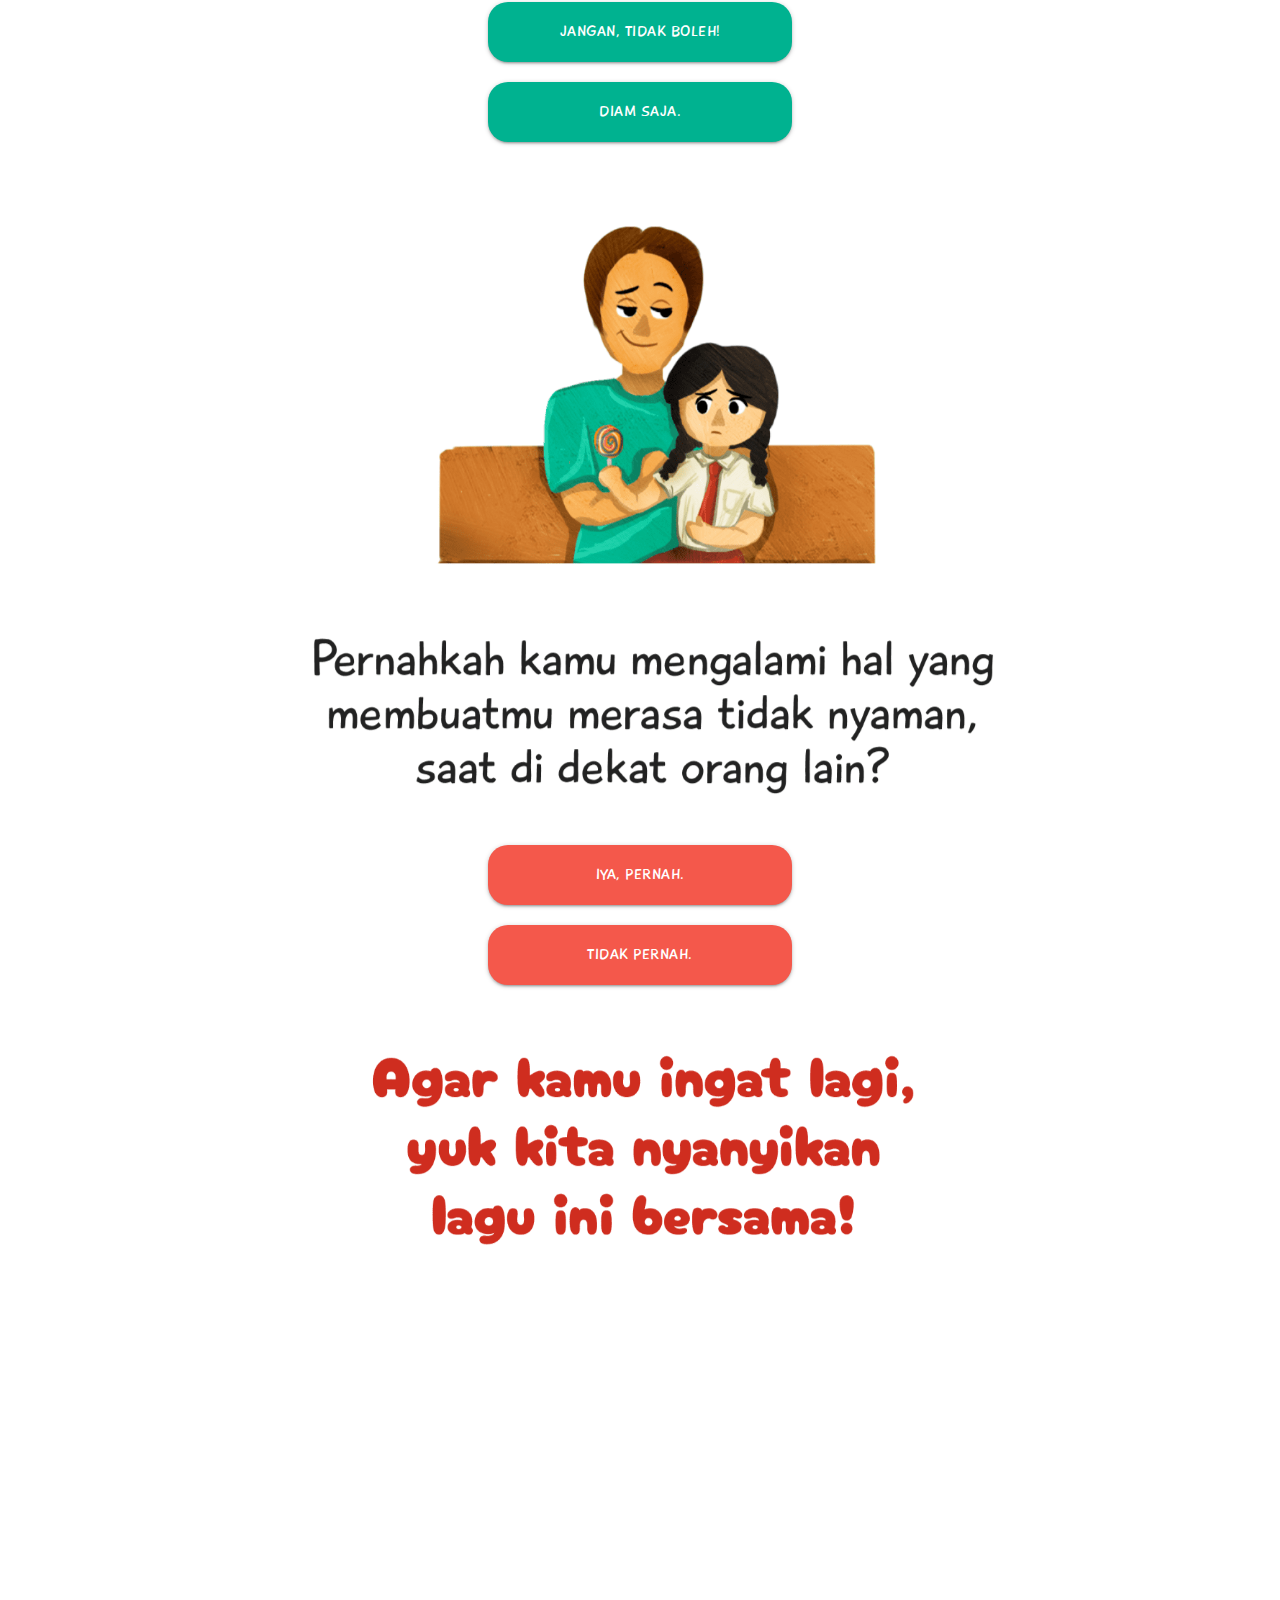
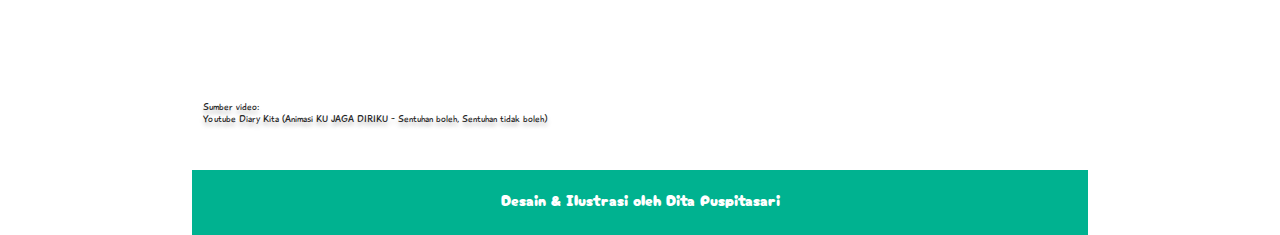
<file: qna.html>
<!DOCTYPE html>
<html lang="en">
<head>
  <meta http-equiv="Content-Type" content="text/html; charset=UTF-8"/>
  <meta name="viewport" content="width=device-width, initial-scale=1, maximum-scale=1.0"/>
  <title>Mari Lindungi Tubuh Kita</title>

  <!-- CSS  -->
  <link href="https://fonts.googleapis.com/icon?family=Material+Icons" rel="stylesheet">
  <link href="css/materialize.css" type="text/css" rel="stylesheet" media="screen,projection"/>
  <link rel="stylesheet" href="dist/sweetalert2.min.css">
  <link href="css/style.css" type="text/css" rel="stylesheet" media="screen,projection"/>
    <style>
    .enter {
    font-family: plalytime;
    height: auto;
    line-height: 20px;
    padding: 20px;
    border-radius: 20px;
    width: 304px !important;
        }
        
        @media only screen and (min-width: 1023px) {
         .navbar-fixed img {
                width: 150px;
            } 
            
            nav .button {
              border-radius: 30px;
              width: 150px;
              font-family: plalytime;
                margin-top: -10px !important;
             }
        }
        
        @media only screen and (max-width: 1023px) {
            
            .navbar {
                height: 70px;
            }
            
            .navbar-fixed img {
                width: 150px;
            }
            
            .brand-logo {
                text-align: left !important;
            }
            
             nav .button {
              border-radius: 30px;
              width: 150px;
              font-family: plalytime;
                margin-top: 10px !important;
             }
            
        }
    </style>
</head>
<body>

  <div class="navbar-fixed">
    <nav class="white navbar" role="navigation">
      <div class="nav-wrapper container"><a id="logo-container" href="dashboard.html">
        <img src="img/logoo 1.png" alt="">
      </a>
        <ul class="right">
          <li><a class="waves-effect waves-light btn button" href="qna.html">Klik Aku!!</a></li>
        </ul>
      </div>
    </nav>
  </div>


  


  <!-- Body Section -->
<div class="container">
  <div class="section no-pad-bot awalan" style="background: url('img/Rectangle 28.png');" id="index-banner">
  </div>

    <div class="section bagian-tubuh-kita">
      <center>
        <img src="img/QnA-1.png" alt="">
        <div class="row">
            <div class="col s12 center-align">
                <a class="waves-effect waves-light btn-large enter" style="background: #FF8E01;" onclick="great1();">Mulut, Dada, Kemaluan, dan Pantat</a>
            </div>
        </div>
        <div class="row">
            <div class="col s12 center-align">
                <a class="waves-effect waves-light btn-large enter" style="background: #FF8E01;" onclick="wrong1();">Tangan dan Kaki</a>
            </div>
        </div>
          
        <img src="img/QnA-2.png" alt="">
        <div class="row">
            <div class="col s12 center-align">
                <a class="waves-effect waves-light btn-large enter" style="background: #CE3124;" onclick="wrong2();">Iya, aku rahasiakan<br>karena aku takut.</a>
            </div>
        </div>
        <div class="row">
            <div class="col s12 center-align">
                <a class="waves-effect waves-light btn-large enter" style="background: #CE3124;" onclick="great2();">Tidak, aku akan segera<br>bilang ke orangtuaku.</a>
            </div>
        </div>
          
        <img src="img/QnA-3.png" alt="">
        <div class="row">
            <div class="col s12 center-align">
                <a class="waves-effect waves-light btn-large enter" style="background: #00B290;" onclick="great3();">Jangan, tidak boleh!</a>
            </div>
        </div>
        <div class="row">
            <div class="col s12 center-align">
                <a class="waves-effect waves-light btn-large enter" style="background: #00B290;" onclick="wrong3();">Diam saja.</a>
            </div>
        </div>
        
        <img src="img/QnA-4.png" alt="">
        <div class="row">
            <div class="col s12 center-align">
                <a class="waves-effect waves-light btn-large enter" style="background: #F4584B;" onclick="great4();">Iya, pernah.</a>
            </div>
        </div>
        <div class="row">
            <div class="col s12 center-align">
                <a class="waves-effect waves-light btn-large enter" style="background: #F4584B;" onclick="wrong4();">Tidak pernah.</a>
            </div>
        </div>
        
        <div class="row">
            <div class="col s12 center-align">
                <img src="img/QnA-5.png" alt="">
                <iframe src="https://www.youtube.com/embed/878HzqGwWp8" title="YouTube video player" frameborder="0" allow="accelerometer; autoplay; clipboard-write; encrypted-media; gyroscope; picture-in-picture" allowfullscreen style="width: 100%; height: 400px;"></iframe>
                  <p class="left-align" style="font-size: 10px; font-family: plalytime; text-align: left !important;">
                    Sumber video:<br>
                    Youtube Diary Kita (Animasi KU JAGA DIRIKU - Sentuhan boleh, Sentuhan tidak boleh)
              </p>
            </div>
        </div>
          
        
      </center>
      
    </div>
<!-- 
    <div class="section">
      <div class="row">
        <div class="col s12 m4">
          <div class="icon-block">
            <h2 class="center light-blue-text"><i class="material-icons">flash_on</i></h2>
            <h5 class="center">Speeds up development</h5>

            <p class="light">We did most of the heavy lifting for you to provide a default stylings that incorporate our custom components. Additionally, we refined animations and transitions to provide a smoother experience for developers.</p>
          </div>
        </div>

        <div class="col s12 m4">
          <div class="icon-block">
            <h2 class="center light-blue-text"><i class="material-icons">group</i></h2>
            <h5 class="center">User Experience Focused</h5>

            <p class="light">By utilizing elements and principles of Material Design, we were able to create a framework that incorporates components and animations that provide more feedback to users. Additionally, a single underlying responsive system across all platforms allow for a more unified user experience.</p>
          </div>
        </div>

        <div class="col s12 m4">
          <div class="icon-block">
            <h2 class="center light-blue-text"><i class="material-icons">settings</i></h2>
            <h5 class="center">Easy to work with</h5>

            <p class="light">We have provided detailed documentation as well as specific code examples to help new users get started. We are also always open to feedback and can answer any questions a user may have about Materialize.</p>
          </div>
        </div>
      </div>

    </div> -->
  <footer class="page-footer" style="background-color: #00B290;">
    <div class="container">
        <a href="ttg.html" style="font-family: cuby; color:#fff;">
      <center>
        Desain & Ilustrasi oleh Dita Puspitasari 
      </center>
      </a>
    </div>
    <br>
  </footer>
</div>


  <!--  Scripts-->
  <script src="https://code.jquery.com/jquery-2.1.1.min.js"></script>
  <script src="js/materialize.js"></script>
  <script src="js/init.js"></script>
  <script src="dist/sweetalert2.all.min.js"></script>
  <script>
    document.addEventListener('DOMContentLoaded', function() {
    var elems = document.querySelectorAll('.materialboxed');
    var instances = M.Materialbox.init(elems, options);
  });

  // Or with jQuery

  $(document).ready(function(){
    $('.materialboxed').materialbox();
  });
      
      function great1() {
          Swal.fire(
              'Mulut, Dada, Kemaluan, dan Pantat.',
              'Betul sekali! Mulut, dada, kemaluan, dan pantat adalah bagian pribadi tubuh kamu. Orang lain tidak boleh menyentuhnya, kecuali diri kamu sendiri atau ibu, juga dokter yang memeriksa kamu ketika sakit (namun harus didampingi orangtua kamu.',
              'success'
            )
      }
      
      function wrong1() {
          Swal.fire(
              'Tangan dan Kaki.',
              'Tangan dan kaki kamu bukan bagian pribadi tubuh kamu, orang lain boleh menyentuh dan memegangnya, tapi untuk disayang. Kalau kamu merasa tidak nyaman ketika orang lain menyentuh tangan dan kaki kamu, kamu bisa bilang ”Tidak” atau “Jangan”.',
              'error'
            )
      }
      
      function great2() {
          Swal.fire(
              'Tidak, aku akan segera bilang ke orangtuaku.',
              'Benar sekali! kalau sudah membuat kamu tidak nyaman, harus segera bilang ke orangtua kamu.',
              'success'
            )
      }
      
      function wrong2() {
          Swal.fire(
              'Iya, aku rahasiakan karena aku takut.',
              'Kamu tidak boleh merahasiakannya, Kalau kamu merasa tidak nyaman, kamu harus segera bilang ke orangtua kamu.',
              'error'
            )
      }
        
      
      function great3() {
          Swal.fire(
              'Jangan, tidak boleh!',
              'Pintar sekali! Kamu harus bilang “tidak”, “jangan”, atau “tidak boleh”.',
              'success'
            )
      }
      
      function wrong3() {
          Swal.fire(
              'Diam saja.',
              'Kalau kamu merasa tidak nyaman, kamu harus segera menolak dengan mengatakan “tidak”, atau teriak ke sekelilingmu ya.',
              'error'
            )
      }
        
      
      function great4() {
          Swal.fire(
              'Iya, pernah.',
              'Kalau kamu merasa tidak nyaman, kamu harus menceritakan itu ke orang dewasa yang kamu percaya, misalnya ibu.',
              'warning'
            )
      }
      
      function wrong4() {
          Swal.fire(
              'Tidak pernah.',
              'Kalau nanti kamu disentuh orang lain dan merasa tidak nyaman, kamu harus menceritakan itu ke orang dewasa yang kamu percaya, misalnya ibu.',
              'info'
            )
      }
        
        
  </script>

  </body>
</html>
</file>
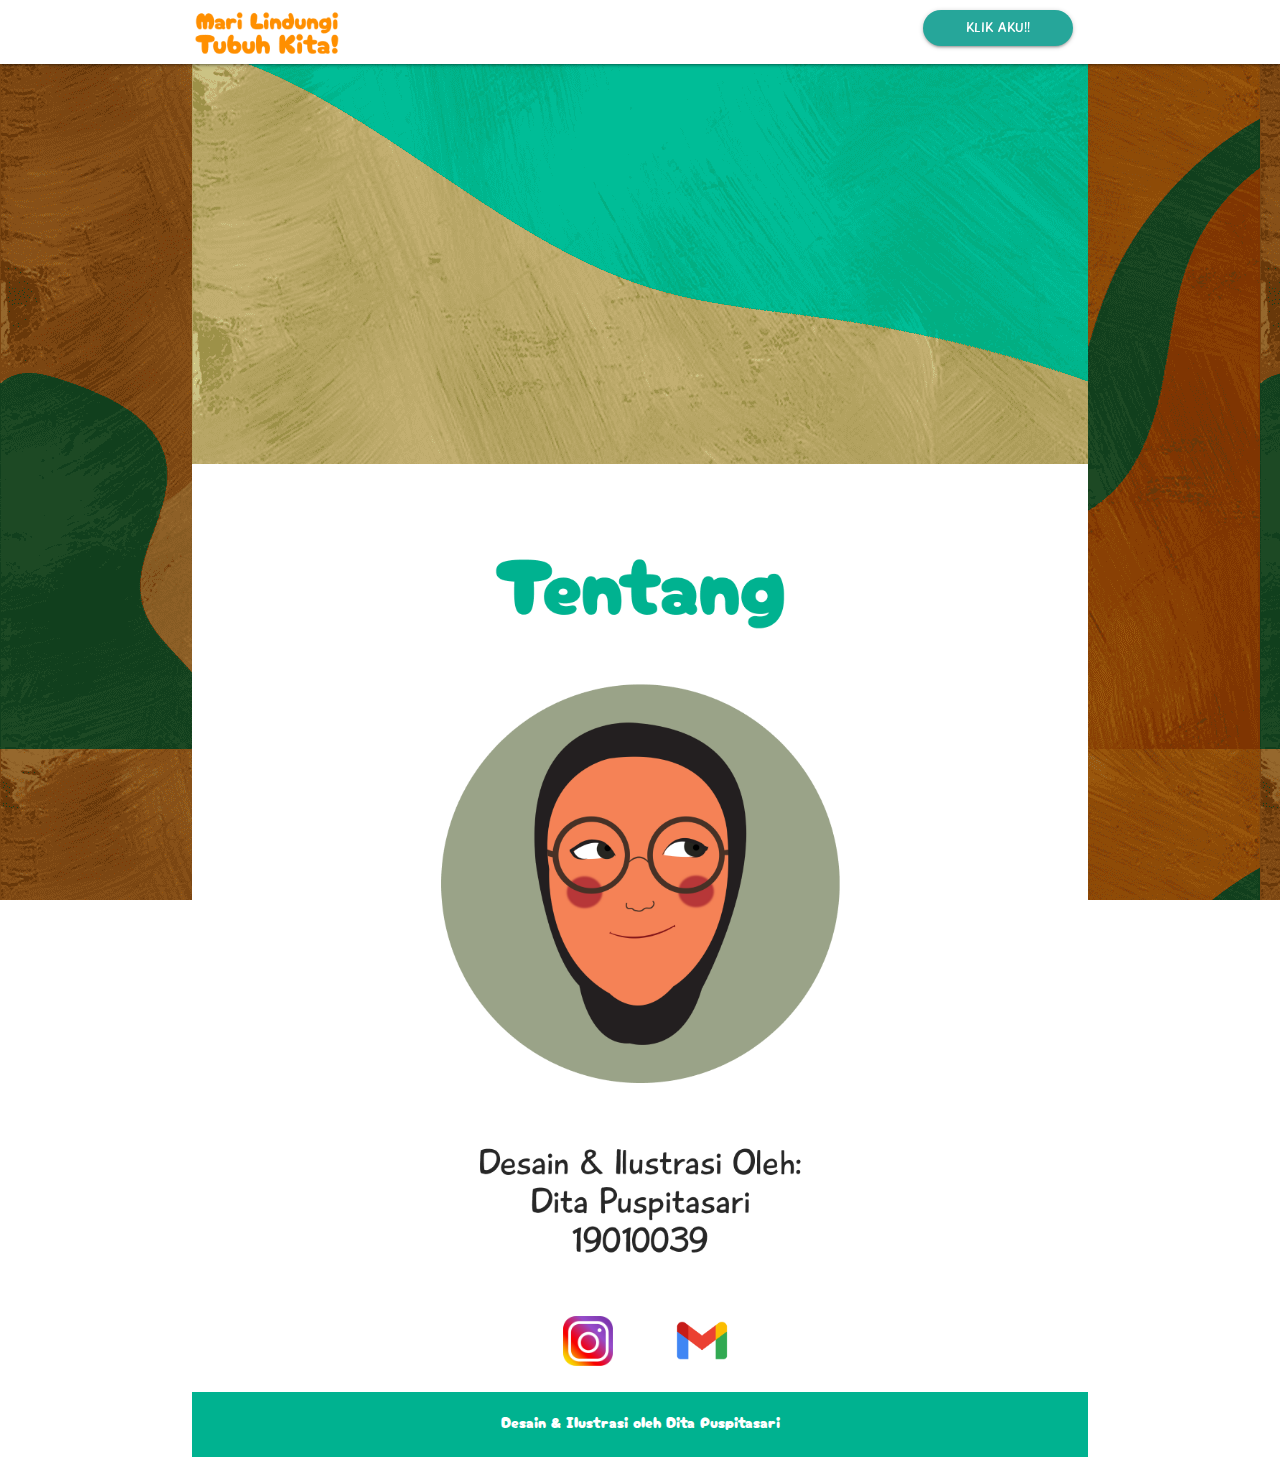
<file: ttg.html>
<!DOCTYPE html>
<html lang="en">
<head>
  <meta http-equiv="Content-Type" content="text/html; charset=UTF-8"/>
  <meta name="viewport" content="width=device-width, initial-scale=1, maximum-scale=1.0"/>
  <title>Mari Lindungi Tubuh Kita</title>

  <!-- CSS  -->
  <link href="https://fonts.googleapis.com/icon?family=Material+Icons" rel="stylesheet">
  <link href="css/materialize.css" type="text/css" rel="stylesheet" media="screen,projection"/>
  <link href="css/style.css" type="text/css" rel="stylesheet" media="screen,projection"/>
    <style>
        
        @media only screen and (min-width: 1023px) {
         .navbar-fixed img {
                width: 150px;
            } 
            
            nav .button {
              border-radius: 30px;
              width: 150px;
              font-family: plalytime;
                margin-top: -10px !important;
             }
        }
        
        @media only screen and (max-width: 1023px) {
            
            .navbar {
                height: 70px;
            }
            
            .navbar-fixed img {
                width: 150px;
            }
            
            .brand-logo {
                text-align: left !important;
            }
            
             nav .button {
              border-radius: 30px;
              width: 150px;
              font-family: plalytime;
                margin-top: 10px !important;
             }
            
        }
    </style>
</head>
<body>

  <div class="navbar-fixed">
    <nav class="white navbar" role="navigation">
      <div class="nav-wrapper container"><a id="logo-container" href="dashboard.html">
        <img src="img/logoo 1.png" alt="">
      </a>
        <ul class="right">
          <li><a class="waves-effect waves-light btn button" href="qna.html">Klik Aku!!</a></li>
        </ul>
      </div>
    </nav>
  </div>


  


  <!-- Body Section -->
<div class="container">
  <div class="section no-pad-bot awalan" style="background: url('img/Rectangle 27.png');" id="index-banner">
  </div>

    <div class="section bagian-tubuh-kita">
      <center>
            <img src="img/ttg.png" alt=""><br><br>
      </center>
        <div class="row">
            <div class="col s6 right-align">
                <i class="material-icons">
                    <a class="btn-flat "  href="https://www.instagram.com/dita.pe/">
                        <img src="img/image%201.png" style="width: 50px;">
                    </a>
                </i>
            </div>
            <div class="col s6 left-align" style="padding-top: 5px;">
                <i class="material-icons">
                    <a class="btn-flat " href="mailto:dita.puspitasari70@gmail.com">
                        <img src="img/image%202.png" style="width: 70px;">
                    </a>
                </i>
            </div>
        </div>
    </div>
<!-- 
    <div class="section">
      <div class="row">
        <div class="col s12 m4">
          <div class="icon-block">
            <h2 class="center light-blue-text"><i class="material-icons">flash_on</i></h2>
            <h5 class="center">Speeds up development</h5>

            <p class="light">We did most of the heavy lifting for you to provide a default stylings that incorporate our custom components. Additionally, we refined animations and transitions to provide a smoother experience for developers.</p>
          </div>
        </div>

        <div class="col s12 m4">
          <div class="icon-block">
            <h2 class="center light-blue-text"><i class="material-icons">group</i></h2>
            <h5 class="center">User Experience Focused</h5>

            <p class="light">By utilizing elements and principles of Material Design, we were able to create a framework that incorporates components and animations that provide more feedback to users. Additionally, a single underlying responsive system across all platforms allow for a more unified user experience.</p>
          </div>
        </div>

        <div class="col s12 m4">
          <div class="icon-block">
            <h2 class="center light-blue-text"><i class="material-icons">settings</i></h2>
            <h5 class="center">Easy to work with</h5>

            <p class="light">We have provided detailed documentation as well as specific code examples to help new users get started. We are also always open to feedback and can answer any questions a user may have about Materialize.</p>
          </div>
        </div>
      </div>

    </div> -->
  <footer class="page-footer" style="background-color: #00B290;">
    <div class="container">
        <a href="ttg.html" style="font-family: cuby; color:#fff;">
      <center>
        Desain & Ilustrasi oleh Dita Puspitasari 
      </center>
      </a>
    </div>
    <br>
  </footer>
</div>


  <!--  Scripts-->
  <script src="https://code.jquery.com/jquery-2.1.1.min.js"></script>
  <script src="js/materialize.js"></script>
  <script src="js/init.js"></script>
  <script>
    document.addEventListener('DOMContentLoaded', function() {
    var elems = document.querySelectorAll('.materialboxed');
    var instances = M.Materialbox.init(elems, options);
  });

  // Or with jQuery

  $(document).ready(function(){
    $('.materialboxed').materialbox();
  });
        
  </script>

  </body>
</html>
</file>
<file: css/style.css>
/* Custom Stylesheet */
/**
 * Use this file to override Materialize files so you can update
 * the core Materialize files in the future
 *
 * Made By MaterializeCSS.com
 */

 @font-face {
  font-family: cuby;
  src: url(../CherryBomb-Regular.otf);
 }

 @font-face {
  font-family: plalytime;
  src: url(../playtime.ttf);
 }


 @font-face {
  font-family: playtimeObli;
  src: url(../PlaytimeOblique.ttf);
 }

 @font-face {
  font-family: todies;
  src: url(../PlaytimeWithHotToddies3D.ttf);
 }


 body {
  background: url(../img/HEADER\ CHAPTER\ 2\ copy.png);
  background-attachment: fixed;
 }


.icon-block {
  padding: 0 15px;
}
.icon-block .material-icons {
	font-size: inherit;
}

.awalan {
  background: url("../img/Mask\ group.png");
  padding-top: 400px;
}

.bagian-tubuh-kita {
  background-color: #fff;
}

.bagian-tubuh-kita h1 {
  font-family: cuby;
  color: #CE3124;
}

.bagian-tubuh-kita img {
  text-align: center;
  width: 100%; 
}

.bagian-tubuh-kita p {


font-family: 'Playtime With Hot Toddies';
font-style: normal;
font-weight: 400;
font-size: 50px;
line-height: 120%;

align-items: center;
text-align: center;

color: #272727;

text-shadow: 0px 4px 4px rgba(0, 0, 0, 0.25);
}
</file>
